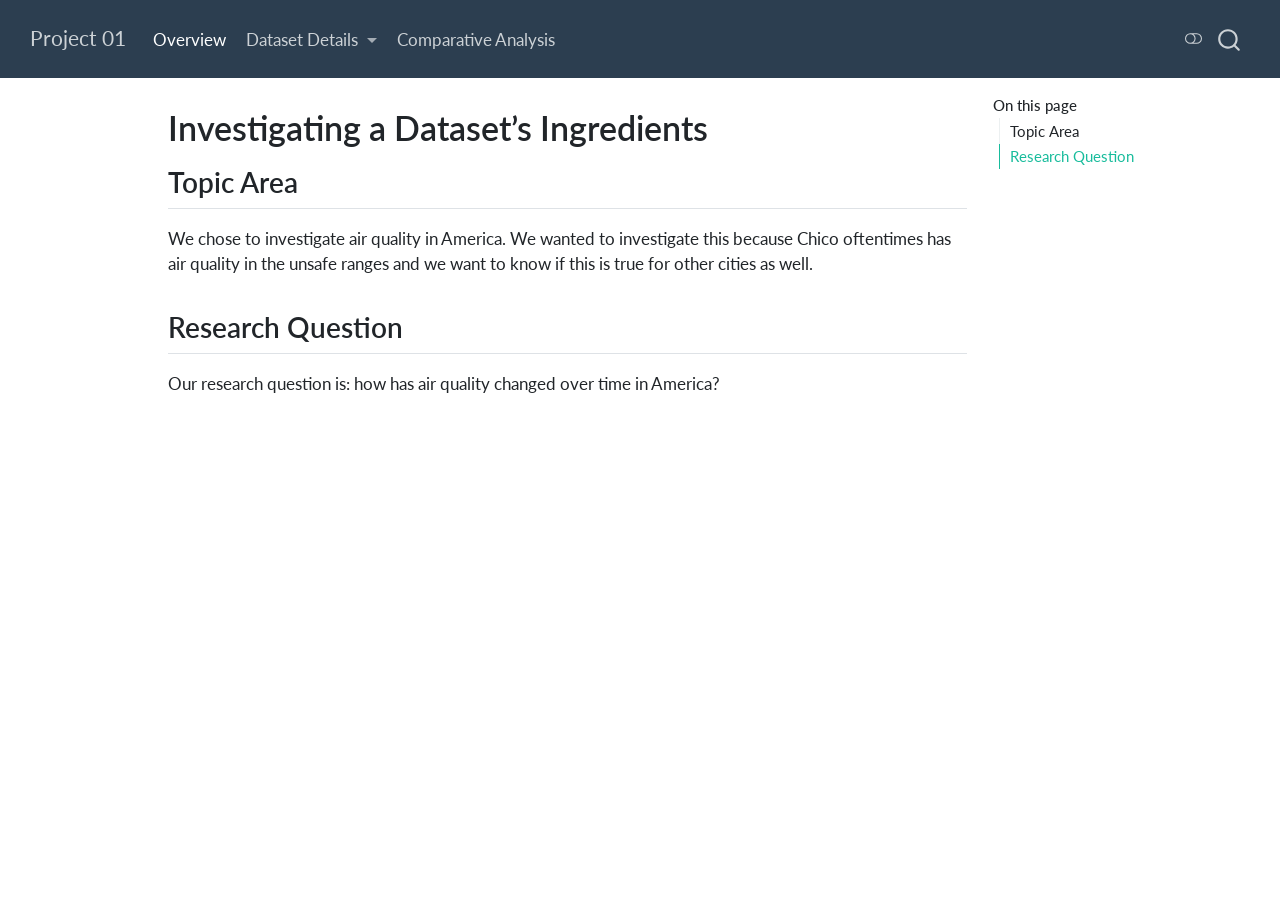
<file: docs/index.html>
<!DOCTYPE html>
<html xmlns="http://www.w3.org/1999/xhtml" lang="en" xml:lang="en"><head>

<meta charset="utf-8">
<meta name="generator" content="quarto-1.10.18">

<meta name="viewport" content="width=device-width, initial-scale=1.0, user-scalable=yes">


<title>Investigating a Dataset’s Ingredients – Project 01</title>
<style>
/* Default styles provided by pandoc.
** See https://pandoc.org/MANUAL.html#variables-for-html for config info.
*/
span.smallcaps{font-variant: small-caps;}
div.columns{display: flex; gap: 1.5em;}
div.column{flex: auto;}
@media screen {
div.columns{gap: min(4vw, 1.5em);}
div.column{overflow-x: auto;}
}
div.hanging-indent{margin-left: 1.5em; text-indent: -1.5em;}
ul.task-list{list-style: none;}
ul.task-list li input[type="checkbox"] {
  width: 0.8em;
  margin: 0 0.8em 0.2em -1em; /* quarto-specific, see https://github.com/quarto-dev/quarto-cli/issues/4556 */ 
  vertical-align: middle;
}
</style>


<script src="site_libs/quarto-nav/quarto-nav.js"></script>
<script src="site_libs/clipboard/clipboard.min.js"></script>
<script src="site_libs/quarto-search/autocomplete.umd.js"></script>
<script src="site_libs/quarto-search/fuse.min.js"></script>
<script src="site_libs/quarto-search/quarto-search.js"></script>
<meta name="quarto:offset" content="./">
<script src="site_libs/quarto-html/quarto.js" type="module"></script>
<script src="site_libs/quarto-html/tabsets/tabsets.js" type="module"></script>
<script src="site_libs/quarto-html/popper.min.js"></script>
<script src="site_libs/quarto-html/tippy.umd.min.js"></script>
<script src="site_libs/quarto-html/anchor.min.js"></script>
<link href="site_libs/quarto-html/tippy.css" rel="stylesheet">
<link href="site_libs/quarto-html/quarto-syntax-highlighting-64a204ab8560d761af7679ceaba22944.css" rel="stylesheet" class="quarto-color-scheme" id="quarto-text-highlighting-styles">
<link href="site_libs/quarto-html/quarto-syntax-highlighting-dark-b85bc7c33db8c58e0ec93c3465666fed.css" rel="stylesheet" class="quarto-color-scheme quarto-color-alternate" id="quarto-text-highlighting-styles">
<link href="site_libs/quarto-html/quarto-syntax-highlighting-64a204ab8560d761af7679ceaba22944.css" rel="stylesheet" class="quarto-color-scheme-extra" id="quarto-text-highlighting-styles">
<script src="site_libs/bootstrap/bootstrap.min.js"></script>
<link href="site_libs/bootstrap/bootstrap-icons.css" rel="stylesheet">
<link href="site_libs/bootstrap/bootstrap-963d6559b62419c1a7f68b67c65f04d4.min.css" rel="stylesheet" append-hash="true" class="quarto-color-scheme" id="quarto-bootstrap" data-mode="light">
<link href="site_libs/bootstrap/bootstrap-dark-393201cbb939a1b826d5c9fa63246b60.min.css" rel="stylesheet" append-hash="true" class="quarto-color-scheme quarto-color-alternate" id="quarto-bootstrap" data-mode="dark">
<link href="site_libs/bootstrap/bootstrap-963d6559b62419c1a7f68b67c65f04d4.min.css" rel="stylesheet" append-hash="true" class="quarto-color-scheme-extra" id="quarto-bootstrap" data-mode="light">
<script id="quarto-search-options" type="application/json">{
  "location": "navbar",
  "copy-button": false,
  "collapse-after": 3,
  "panel-placement": "end",
  "type": "overlay",
  "limit": 50,
  "keyboard-shortcut": [
    "f",
    "/",
    "s"
  ],
  "show-item-context": false,
  "language": {
    "search-no-results-text": "No results",
    "search-matching-documents-text": "matching documents",
    "search-copy-link-title": "Copy link to search",
    "search-hide-matches-text": "Hide additional matches",
    "search-more-match-text": "more match in this document",
    "search-more-matches-text": "more matches in this document",
    "search-clear-button-title": "Clear",
    "search-text-placeholder": "",
    "search-detached-cancel-button-title": "Cancel",
    "search-submit-button-title": "Submit",
    "search-label": "Search"
  }
}</script>


</head>

<body class="nav-fixed quarto-light"><script id="quarto-html-before-body" type="application/javascript">
    const toggleBodyColorMode = (bsSheetEl) => {
      const mode = bsSheetEl.getAttribute("data-mode");
      const bodyEl = window.document.querySelector("body");
      if (mode === "dark") {
        bodyEl.classList.add("quarto-dark");
        bodyEl.classList.remove("quarto-light");
      } else {
        bodyEl.classList.add("quarto-light");
        bodyEl.classList.remove("quarto-dark");
      }
    }
    const toggleBodyColorPrimary = () => {
      const bsSheetEl = window.document.querySelector("link#quarto-bootstrap:not([rel=disabled-stylesheet])");
      if (bsSheetEl) {
        toggleBodyColorMode(bsSheetEl);
      }
    }
    const setColorSchemeToggle = (alternate) => {
      const toggles = window.document.querySelectorAll('.quarto-color-scheme-toggle');
      for (let i=0; i < toggles.length; i++) {
        const toggle = toggles[i];
        if (toggle) {
          if (alternate) {
            toggle.classList.add("alternate");
          } else {
            toggle.classList.remove("alternate");
          }
        }
      }
    };
    const toggleColorMode = (alternate) => {
      // Switch the stylesheets
      const primaryStylesheets = window.document.querySelectorAll('link.quarto-color-scheme:not(.quarto-color-alternate)');
      const alternateStylesheets = window.document.querySelectorAll('link.quarto-color-scheme.quarto-color-alternate');
      manageTransitions('#quarto-margin-sidebar .nav-link', false);
      if (alternate) {
        // note: dark is layered on light, we don't disable primary!
        enableStylesheet(alternateStylesheets);
        for (const sheetNode of alternateStylesheets) {
          if (sheetNode.id === "quarto-bootstrap") {
            toggleBodyColorMode(sheetNode);
          }
        }
      } else {
        disableStylesheet(alternateStylesheets);
        enableStylesheet(primaryStylesheets)
        toggleBodyColorPrimary();
      }
      manageTransitions('#quarto-margin-sidebar .nav-link', true);
      // Switch the toggles
      setColorSchemeToggle(alternate)
      // Hack to workaround the fact that safari doesn't
      // properly recolor the scrollbar when toggling (#1455)
      if (navigator.userAgent.indexOf('Safari') > 0 && navigator.userAgent.indexOf('Chrome') == -1) {
        manageTransitions("body", false);
        window.scrollTo(0, 1);
        setTimeout(() => {
          window.scrollTo(0, 0);
          manageTransitions("body", true);
        }, 40);
      }
    }
    const disableStylesheet = (stylesheets) => {
      for (let i=0; i < stylesheets.length; i++) {
        const stylesheet = stylesheets[i];
        stylesheet.rel = 'disabled-stylesheet';
      }
    }
    const enableStylesheet = (stylesheets) => {
      for (let i=0; i < stylesheets.length; i++) {
        const stylesheet = stylesheets[i];
        if(stylesheet.rel !== 'stylesheet') { // for Chrome, which will still FOUC without this check
          stylesheet.rel = 'stylesheet';
        }
      }
    }
    const manageTransitions = (selector, allowTransitions) => {
      const els = window.document.querySelectorAll(selector);
      for (let i=0; i < els.length; i++) {
        const el = els[i];
        if (allowTransitions) {
          el.classList.remove('notransition');
        } else {
          el.classList.add('notransition');
        }
      }
    }
    const isFileUrl = () => {
      return window.location.protocol === 'file:';
    }
    const hasAlternateSentinel = () => {
      let styleSentinel = getColorSchemeSentinel();
      if (styleSentinel !== null) {
        return styleSentinel === "alternate";
      } else {
        return false;
      }
    }
    const setStyleSentinel = (alternate) => {
      const value = alternate ? "alternate" : "default";
      if (!isFileUrl()) {
        window.localStorage.setItem("quarto-color-scheme", value);
      } else {
        localAlternateSentinel = value;
      }
    }
    const getColorSchemeSentinel = () => {
      if (!isFileUrl()) {
        const storageValue = window.localStorage.getItem("quarto-color-scheme");
        return storageValue != null ? storageValue : localAlternateSentinel;
      } else {
        return localAlternateSentinel;
      }
    }
    const toggleGiscusIfUsed = (isAlternate, darkModeDefault) => {
      const baseTheme = document.querySelector('#giscus-base-theme')?.value ?? 'light';
      const alternateTheme = document.querySelector('#giscus-alt-theme')?.value ?? 'dark';
      let newTheme = '';
      if(authorPrefersDark) {
        newTheme = isAlternate ? baseTheme : alternateTheme;
      } else {
        newTheme = isAlternate ? alternateTheme : baseTheme;
      }
      const changeGiscusTheme = () => {
        // From: https://github.com/giscus/giscus/issues/336
        const sendMessage = (message) => {
          const iframe = document.querySelector('iframe.giscus-frame');
          if (!iframe) return;
          iframe.contentWindow.postMessage({ giscus: message }, 'https://giscus.app');
        }
        sendMessage({
          setConfig: {
            theme: newTheme
          }
        });
      }
      const isGiscussLoaded = window.document.querySelector('iframe.giscus-frame') !== null;
      if (isGiscussLoaded) {
        changeGiscusTheme();
      }
    };
    const authorPrefersDark = false;
    const darkModeDefault = authorPrefersDark;
      document.querySelector('link#quarto-text-highlighting-styles.quarto-color-scheme-extra').rel = 'disabled-stylesheet';
      document.querySelector('link#quarto-bootstrap.quarto-color-scheme-extra').rel = 'disabled-stylesheet';
    let localAlternateSentinel = darkModeDefault ? 'alternate' : 'default';
    // Dark / light mode switch
    window.quartoToggleColorScheme = () => {
      // Read the current dark / light value
      let toAlternate = !hasAlternateSentinel();
      toggleColorMode(toAlternate);
      setStyleSentinel(toAlternate);
      toggleGiscusIfUsed(toAlternate, darkModeDefault);
      window.dispatchEvent(new Event('resize'));
    };
    // Switch to dark mode if need be
    if (hasAlternateSentinel()) {
      toggleColorMode(true);
    } else {
      toggleColorMode(false);
    }
  </script>

<div id="quarto-search-results"></div>
  <header id="quarto-header" class="headroom fixed-top">
    <nav class="navbar navbar-expand-lg " data-bs-theme="dark">
      <div class="navbar-container container-fluid">
      <div class="navbar-brand-container mx-auto">
    <a class="navbar-brand" href="./index.html">
    <span class="navbar-title">Project 01</span>
    </a>
  </div>
            <div id="quarto-search" class="" title="Search"></div>
          <button class="navbar-toggler" type="button" data-bs-toggle="collapse" data-bs-target="#navbarCollapse" aria-controls="navbarCollapse" role="menu" aria-expanded="false" aria-label="Toggle navigation" onclick="if (window.quartoToggleHeadroom) { window.quartoToggleHeadroom(); }">
  <span class="navbar-toggler-icon"></span>
</button>
          <div class="collapse navbar-collapse" id="navbarCollapse">
            <ul class="navbar-nav navbar-nav-scroll me-auto">
  <li class="nav-item">
    <a class="nav-link active" href="./index.html" aria-current="page"> 
<span class="menu-text">Overview</span></a>
  </li>  
  <li class="nav-item dropdown ">
    <a class="nav-link dropdown-toggle" href="#" id="nav-menu-dataset-details" role="link" data-bs-toggle="dropdown" aria-expanded="false">
 <span class="menu-text">Dataset Details</span>
    </a>
    <ul class="dropdown-menu" aria-labelledby="nav-menu-dataset-details">    
        <li>
    <a class="dropdown-item" href="./alexander_stevens.html">
 <span class="dropdown-text">Alexander Stevens</span></a>
  </li>  
        <li>
    <a class="dropdown-item" href="./robert_williams.html">
 <span class="dropdown-text">Robert Williams</span></a>
  </li>  
    </ul>
  </li>
  <li class="nav-item">
    <a class="nav-link" href="./analysis.html"> 
<span class="menu-text">Comparative Analysis</span></a>
  </li>  
</ul>
          </div> <!-- /navcollapse -->
            <div class="quarto-navbar-tools">
  <a href="" class="quarto-color-scheme-toggle quarto-navigation-tool  px-1" onclick="window.quartoToggleColorScheme(); return false;" title="Toggle dark mode"><i class="bi"></i></a>
</div>
      </div> <!-- /container-fluid -->
    </nav>
</header>
<!-- content -->
<div id="quarto-content" class="quarto-container page-columns page-rows-contents page-layout-article page-navbar">
<!-- sidebar -->
<!-- margin-sidebar -->
    <div id="quarto-margin-sidebar" class="sidebar margin-sidebar">
        <nav id="TOC" role="doc-toc" class="toc-active">
    <h2 id="toc-title">On this page</h2>
   
  <ul>
  <li><a href="#topic-area" id="toc-topic-area" class="nav-link active" data-scroll-target="#topic-area">Topic Area</a></li>
  <li><a href="#research-question" id="toc-research-question" class="nav-link" data-scroll-target="#research-question">Research Question</a></li>
  </ul>
</nav>
    </div>
<!-- main -->
<main class="content" id="quarto-document-content">


<header id="title-block-header" class="quarto-title-block default">
<div class="quarto-title">
<h1 class="title">Investigating a Dataset’s Ingredients</h1>
</div>



<div class="quarto-title-meta">

    
  
    
  </div>
  


</header>


<section id="topic-area" class="level2">
<h2 class="anchored" data-anchor-id="topic-area">Topic Area</h2>
<p>We chose to investigate air quality in America. We wanted to investigate this because Chico oftentimes has air quality in the unsafe ranges and we want to know if this is true for other cities as well.</p>
</section>
<section id="research-question" class="level2">
<h2 class="anchored" data-anchor-id="research-question">Research Question</h2>
<p>Our research question is: how has air quality changed over time in America?</p>


</section>

</main> <!-- /main -->
<script id="quarto-html-after-body" type="application/javascript">
  window.document.addEventListener("DOMContentLoaded", function (event) {
    // Ensure there is a toggle, if there isn't float one in the top right
    if (window.document.querySelector('.quarto-color-scheme-toggle') === null) {
      const a = window.document.createElement('a');
      a.classList.add('top-right');
      a.classList.add('quarto-color-scheme-toggle');
      a.href = "";
      a.onclick = function() { try { window.quartoToggleColorScheme(); } catch {} return false; };
      const i = window.document.createElement("i");
      i.classList.add('bi');
      a.appendChild(i);
      window.document.body.appendChild(a);
    }
    setColorSchemeToggle(hasAlternateSentinel())
    const icon = "";
    const anchorJS = new window.AnchorJS();
    anchorJS.options = {
      placement: 'right',
      icon: icon
    };
    anchorJS.add('.anchored');
    const isCodeAnnotation = (el) => {
      for (const clz of el.classList) {
        if (clz.startsWith('code-annotation-')) {                     
          return true;
        }
      }
      return false;
    }
    const onCopySuccess = function(e) {
      // button target
      const button = e.trigger;
      // don't keep focus
      button.blur();
      // flash "checked"
      button.classList.add('code-copy-button-checked');
      var currentTitle = button.getAttribute("title");
      button.setAttribute("title", "Copied!");
      let tooltip;
      if (window.bootstrap) {
        button.setAttribute("data-bs-toggle", "tooltip");
        button.setAttribute("data-bs-placement", "left");
        button.setAttribute("data-bs-title", "Copied!");
        tooltip = new bootstrap.Tooltip(button, 
          { trigger: "manual", 
            customClass: "code-copy-button-tooltip",
            offset: [0, -8]});
        tooltip.show();    
      }
      setTimeout(function() {
        if (tooltip) {
          tooltip.hide();
          button.removeAttribute("data-bs-title");
          button.removeAttribute("data-bs-toggle");
          button.removeAttribute("data-bs-placement");
        }
        button.setAttribute("title", currentTitle);
        button.classList.remove('code-copy-button-checked');
      }, 1000);
      // clear code selection
      e.clearSelection();
    }
    const getTextToCopy = function(trigger) {
      const outerScaffold = trigger.parentElement.cloneNode(true);
      const codeEl = outerScaffold.querySelector('code');
      for (const childEl of codeEl.children) {
        if (isCodeAnnotation(childEl)) {
          childEl.remove();
        }
      }
      return codeEl.innerText;
    }
    const clipboard = new window.ClipboardJS('.code-copy-button:not([data-in-quarto-modal])', {
      text: getTextToCopy
    });
    clipboard.on('success', onCopySuccess);
    if (window.document.getElementById('quarto-embedded-source-code-modal')) {
      const clipboardModal = new window.ClipboardJS('.code-copy-button[data-in-quarto-modal]', {
        text: getTextToCopy,
        container: window.document.getElementById('quarto-embedded-source-code-modal')
      });
      clipboardModal.on('success', onCopySuccess);
    }
      var localhostRegex = new RegExp(/^(?:http|https):\/\/localhost\:?[0-9]*\//);
      var mailtoRegex = new RegExp(/^mailto:/);
        var filterRegex = new RegExp('/' + window.location.host + '/');
      var isInternal = (href) => {
          return filterRegex.test(href) || localhostRegex.test(href) || mailtoRegex.test(href);
      }
      // Inspect non-navigation links and adorn them if external
     var links = window.document.querySelectorAll('a[href]:not(.nav-link):not(.navbar-brand):not(.toc-action):not(.sidebar-link):not(.sidebar-item-toggle):not(.pagination-link):not(.no-external):not([aria-hidden]):not(.dropdown-item):not(.quarto-navigation-tool):not(.about-link)');
      for (var i=0; i<links.length; i++) {
        const link = links[i];
        if (!isInternal(link.href)) {
          // undo the damage that might have been done by quarto-nav.js in the case of
          // links that we want to consider external
          if (link.dataset.originalHref !== undefined) {
            link.href = link.dataset.originalHref;
          }
        }
      }
    function tippyHover(el, contentFn, onTriggerFn, onUntriggerFn) {
      const config = {
        allowHTML: true,
        maxWidth: 500,
        delay: 100,
        arrow: false,
        appendTo: function(el) {
            return el.parentElement;
        },
        interactive: true,
        interactiveBorder: 10,
        theme: 'quarto',
        placement: 'bottom-start',
      };
      if (contentFn) {
        config.content = contentFn;
      }
      if (onTriggerFn) {
        config.onTrigger = onTriggerFn;
      }
      if (onUntriggerFn) {
        config.onUntrigger = onUntriggerFn;
      }
      window.tippy(el, config); 
    }
    const noterefs = window.document.querySelectorAll('a[role="doc-noteref"]');
    for (var i=0; i<noterefs.length; i++) {
      const ref = noterefs[i];
      tippyHover(ref, function() {
        // use id or data attribute instead here
        let href = ref.getAttribute('data-footnote-href') || ref.getAttribute('href');
        try { href = new URL(href).hash; } catch {}
        const id = href.replace(/^#\/?/, "");
        const note = window.document.getElementById(id);
        if (note) {
          return note.innerHTML;
        } else {
          return "";
        }
      });
    }
    const xrefs = window.document.querySelectorAll('a.quarto-xref');
    const processXRef = (id, note) => {
      // Strip column container classes
      const stripColumnClz = (el) => {
        el.classList.remove("page-full", "page-columns");
        if (el.children) {
          for (const child of el.children) {
            stripColumnClz(child);
          }
        }
      }
      stripColumnClz(note)
      if (id === null || id.startsWith('sec-')) {
        // Special case sections, only their first couple elements
        const container = document.createElement("div");
        if (note.children && note.children.length > 2) {
          container.appendChild(note.children[0].cloneNode(true));
          for (let i = 1; i < note.children.length; i++) {
            const child = note.children[i];
            if (child.tagName === "P" && child.innerText === "") {
              continue;
            } else {
              container.appendChild(child.cloneNode(true));
              break;
            }
          }
          if (window.Quarto?.typesetMath) {
            window.Quarto.typesetMath(container);
          }
          return container.innerHTML
        } else {
          if (window.Quarto?.typesetMath) {
            window.Quarto.typesetMath(note);
          }
          return note.innerHTML;
        }
      } else {
        // Remove any anchor links if they are present
        const anchorLink = note.querySelector('a.anchorjs-link');
        if (anchorLink) {
          anchorLink.remove();
        }
        if (window.Quarto?.typesetMath) {
          window.Quarto.typesetMath(note);
        }
        if (note.classList.contains("callout")) {
          return note.outerHTML;
        } else {
          return note.innerHTML;
        }
      }
    }
    for (var i=0; i<xrefs.length; i++) {
      const xref = xrefs[i];
      tippyHover(xref, undefined, function(instance) {
        instance.disable();
        let url = xref.getAttribute('href');
        let hash = undefined; 
        if (url.startsWith('#')) {
          hash = url;
        } else {
          try { hash = new URL(url).hash; } catch {}
        }
        if (hash) {
          const id = hash.replace(/^#\/?/, "");
          const note = window.document.getElementById(id);
          if (note !== null) {
            try {
              const html = processXRef(id, note.cloneNode(true));
              instance.setContent(html);
            } finally {
              instance.enable();
              instance.show();
            }
          } else {
            // See if we can fetch this
            fetch(url.split('#')[0])
            .then(res => res.text())
            .then(html => {
              const parser = new DOMParser();
              const htmlDoc = parser.parseFromString(html, "text/html");
              const note = htmlDoc.getElementById(id);
              if (note !== null) {
                const html = processXRef(id, note);
                instance.setContent(html);
              } 
            }).finally(() => {
              instance.enable();
              instance.show();
            });
          }
        } else {
          // See if we can fetch a full url (with no hash to target)
          // This is a special case and we should probably do some content thinning / targeting
          fetch(url)
          .then(res => res.text())
          .then(html => {
            const parser = new DOMParser();
            const htmlDoc = parser.parseFromString(html, "text/html");
            const note = htmlDoc.querySelector('main.content');
            if (note !== null) {
              // This should only happen for chapter cross references
              // (since there is no id in the URL)
              // remove the first header
              if (note.children.length > 0 && note.children[0].tagName === "HEADER") {
                note.children[0].remove();
              }
              const html = processXRef(null, note);
              instance.setContent(html);
            } 
          }).finally(() => {
            instance.enable();
            instance.show();
          });
        }
      }, function(instance) {
      });
    }
        let selectedAnnoteEl;
        const selectorForAnnotation = ( cell, annotation) => {
          let cellAttr = 'data-code-cell="' + cell + '"';
          let lineAttr = 'data-code-annotation="' +  annotation + '"';
          const selector = 'span[' + cellAttr + '][' + lineAttr + ']';
          return selector;
        }
        const selectCodeLines = (annoteEl) => {
          const doc = window.document;
          const targetCell = annoteEl.getAttribute("data-target-cell");
          const targetAnnotation = annoteEl.getAttribute("data-target-annotation");
          const annoteSpan = window.document.querySelector(selectorForAnnotation(targetCell, targetAnnotation));
          const lines = annoteSpan.getAttribute("data-code-lines").split(",");
          const lineIds = lines.map((line) => {
            return targetCell + "-" + line;
          })
          let top = null;
          let height = null;
          let parent = null;
          if (lineIds.length > 0) {
              //compute the position of the single el (top and bottom and make a div)
              const el = window.document.getElementById(lineIds[0]);
              top = el.offsetTop;
              height = el.offsetHeight;
              parent = el.parentElement.parentElement;
            if (lineIds.length > 1) {
              const lastEl = window.document.getElementById(lineIds[lineIds.length - 1]);
              const bottom = lastEl.offsetTop + lastEl.offsetHeight;
              height = bottom - top;
            }
            if (top !== null && height !== null && parent !== null) {
              // cook up a div (if necessary) and position it 
              let div = window.document.getElementById("code-annotation-line-highlight");
              if (div === null) {
                div = window.document.createElement("div");
                div.setAttribute("id", "code-annotation-line-highlight");
                div.style.position = 'absolute';
                parent.appendChild(div);
              }
              div.style.top = top - 2 + "px";
              div.style.height = height + 4 + "px";
              div.style.left = 0;
              let gutterDiv = window.document.getElementById("code-annotation-line-highlight-gutter");
              if (gutterDiv === null) {
                gutterDiv = window.document.createElement("div");
                gutterDiv.setAttribute("id", "code-annotation-line-highlight-gutter");
                gutterDiv.style.position = 'absolute';
                const codeCell = window.document.getElementById(targetCell);
                const gutter = codeCell.querySelector('.code-annotation-gutter');
                gutter.appendChild(gutterDiv);
              }
              gutterDiv.style.top = top - 2 + "px";
              gutterDiv.style.height = height + 4 + "px";
            }
            selectedAnnoteEl = annoteEl;
          }
        };
        const unselectCodeLines = () => {
          const elementsIds = ["code-annotation-line-highlight", "code-annotation-line-highlight-gutter"];
          elementsIds.forEach((elId) => {
            const div = window.document.getElementById(elId);
            if (div) {
              div.remove();
            }
          });
          selectedAnnoteEl = undefined;
        };
          // Handle positioning of the toggle
      window.addEventListener(
        "resize",
        throttle(() => {
          elRect = undefined;
          if (selectedAnnoteEl) {
            selectCodeLines(selectedAnnoteEl);
          }
        }, 10)
      );
      function throttle(fn, ms) {
      let throttle = false;
      let timer;
        return (...args) => {
          if(!throttle) { // first call gets through
              fn.apply(this, args);
              throttle = true;
          } else { // all the others get throttled
              if(timer) clearTimeout(timer); // cancel #2
              timer = setTimeout(() => {
                fn.apply(this, args);
                timer = throttle = false;
              }, ms);
          }
        };
      }
        // Attach click handler to the DT
        const annoteDls = window.document.querySelectorAll('dt[data-target-cell]');
        for (const annoteDlNode of annoteDls) {
          annoteDlNode.addEventListener('click', (event) => {
            const clickedEl = event.target;
            if (clickedEl !== selectedAnnoteEl) {
              unselectCodeLines();
              const activeEl = window.document.querySelector('dt[data-target-cell].code-annotation-active');
              if (activeEl) {
                activeEl.classList.remove('code-annotation-active');
              }
              selectCodeLines(clickedEl);
              clickedEl.classList.add('code-annotation-active');
            } else {
              // Unselect the line
              unselectCodeLines();
              clickedEl.classList.remove('code-annotation-active');
            }
          });
        }
    const findCites = (el) => {
      const parentEl = el.parentElement;
      if (parentEl) {
        const cites = parentEl.dataset.cites;
        if (cites) {
          return {
            el,
            cites: cites.split(' ')
          };
        } else {
          return findCites(el.parentElement)
        }
      } else {
        return undefined;
      }
    };
    var bibliorefs = window.document.querySelectorAll('a[role="doc-biblioref"]');
    for (var i=0; i<bibliorefs.length; i++) {
      const ref = bibliorefs[i];
      const citeInfo = findCites(ref);
      if (citeInfo) {
        tippyHover(citeInfo.el, function() {
          var popup = window.document.createElement('div');
          citeInfo.cites.forEach(function(cite) {
            var citeDiv = window.document.createElement('div');
            citeDiv.classList.add('hanging-indent');
            citeDiv.classList.add('csl-entry');
            var biblioDiv = window.document.getElementById('ref-' + cite);
            if (biblioDiv) {
              citeDiv.innerHTML = biblioDiv.innerHTML;
            }
            popup.appendChild(citeDiv);
          });
          return popup.innerHTML;
        });
      }
    }
  });
  </script>
</div> <!-- /content -->




</body></html>
</file>
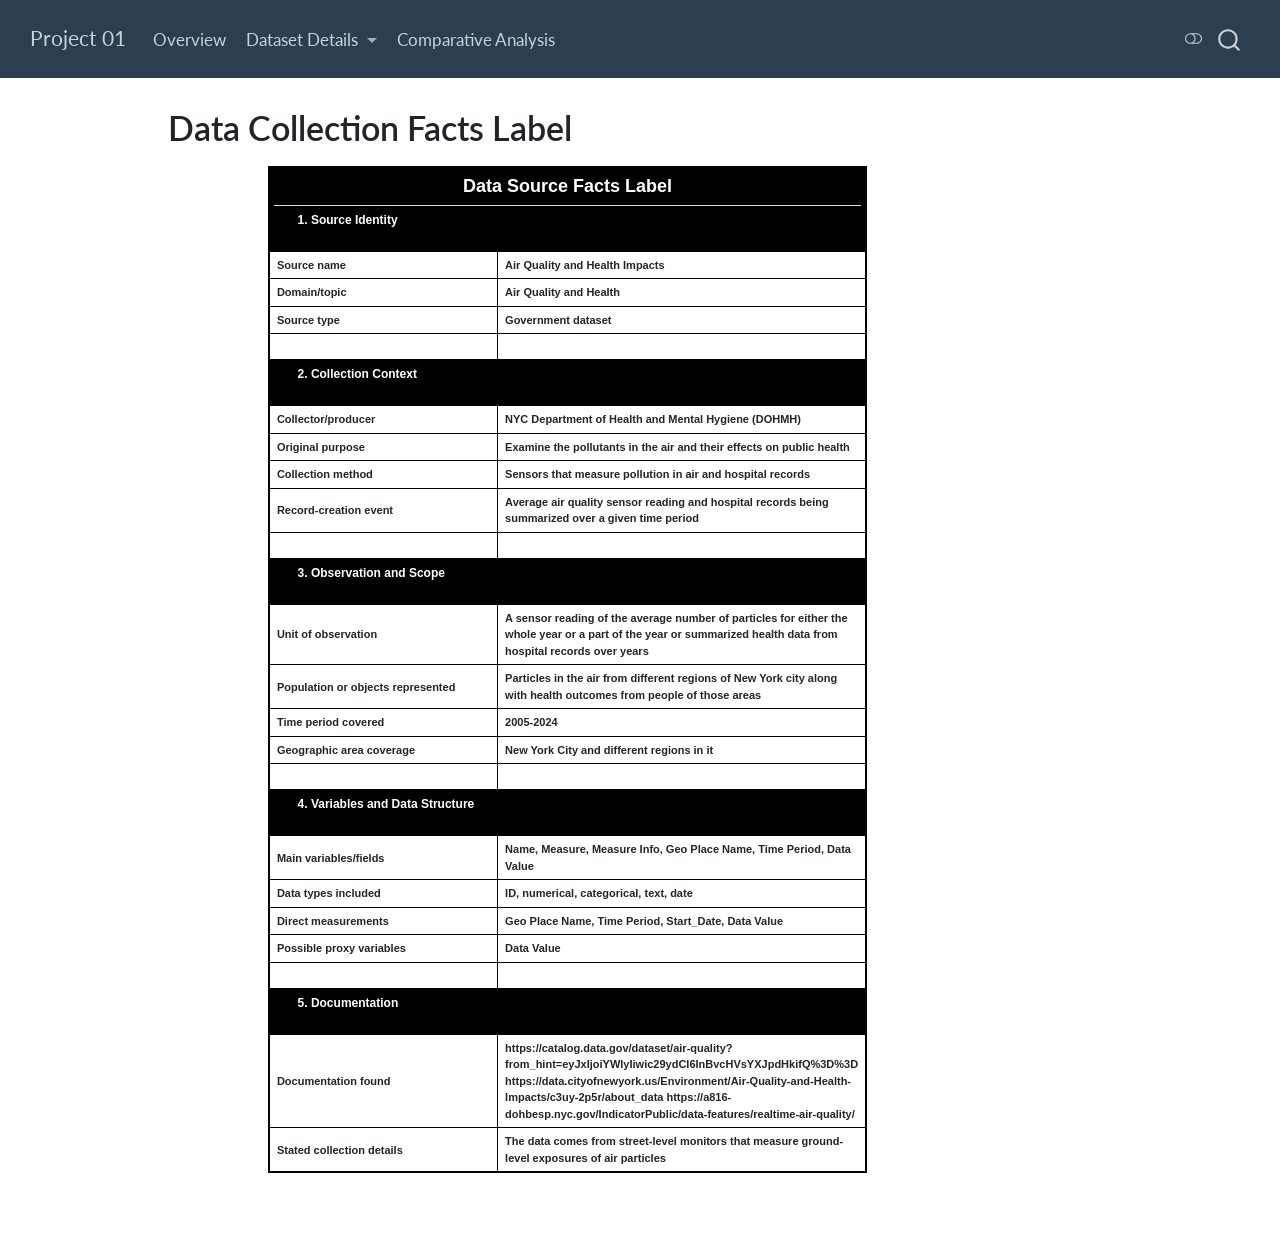
<file: docs/alexander_stevens.html>
<!DOCTYPE html>
<html xmlns="http://www.w3.org/1999/xhtml" lang="en" xml:lang="en"><head>

<meta charset="utf-8">
<meta name="generator" content="quarto-1.10.18">

<meta name="viewport" content="width=device-width, initial-scale=1.0, user-scalable=yes">


<title>Data Collection Facts Label – Project 01</title>
<style>
/* Default styles provided by pandoc.
** See https://pandoc.org/MANUAL.html#variables-for-html for config info.
*/
span.smallcaps{font-variant: small-caps;}
div.columns{display: flex; gap: 1.5em;}
div.column{flex: auto;}
@media screen {
div.columns{gap: min(4vw, 1.5em);}
div.column{overflow-x: auto;}
}
div.hanging-indent{margin-left: 1.5em; text-indent: -1.5em;}
ul.task-list{list-style: none;}
ul.task-list li input[type="checkbox"] {
  width: 0.8em;
  margin: 0 0.8em 0.2em -1em; /* quarto-specific, see https://github.com/quarto-dev/quarto-cli/issues/4556 */ 
  vertical-align: middle;
}
</style>


<script src="site_libs/quarto-nav/quarto-nav.js"></script>
<script src="site_libs/clipboard/clipboard.min.js"></script>
<script src="site_libs/quarto-search/autocomplete.umd.js"></script>
<script src="site_libs/quarto-search/fuse.min.js"></script>
<script src="site_libs/quarto-search/quarto-search.js"></script>
<meta name="quarto:offset" content="./">
<script src="site_libs/quarto-html/quarto.js" type="module"></script>
<script src="site_libs/quarto-html/tabsets/tabsets.js" type="module"></script>
<script src="site_libs/quarto-html/popper.min.js"></script>
<script src="site_libs/quarto-html/tippy.umd.min.js"></script>
<script src="site_libs/quarto-html/anchor.min.js"></script>
<link href="site_libs/quarto-html/tippy.css" rel="stylesheet">
<link href="site_libs/quarto-html/quarto-syntax-highlighting-64a204ab8560d761af7679ceaba22944.css" rel="stylesheet" class="quarto-color-scheme" id="quarto-text-highlighting-styles">
<link href="site_libs/quarto-html/quarto-syntax-highlighting-dark-b85bc7c33db8c58e0ec93c3465666fed.css" rel="stylesheet" class="quarto-color-scheme quarto-color-alternate" id="quarto-text-highlighting-styles">
<link href="site_libs/quarto-html/quarto-syntax-highlighting-64a204ab8560d761af7679ceaba22944.css" rel="stylesheet" class="quarto-color-scheme-extra" id="quarto-text-highlighting-styles">
<script src="site_libs/bootstrap/bootstrap.min.js"></script>
<link href="site_libs/bootstrap/bootstrap-icons.css" rel="stylesheet">
<link href="site_libs/bootstrap/bootstrap-963d6559b62419c1a7f68b67c65f04d4.min.css" rel="stylesheet" append-hash="true" class="quarto-color-scheme" id="quarto-bootstrap" data-mode="light">
<link href="site_libs/bootstrap/bootstrap-dark-393201cbb939a1b826d5c9fa63246b60.min.css" rel="stylesheet" append-hash="true" class="quarto-color-scheme quarto-color-alternate" id="quarto-bootstrap" data-mode="dark">
<link href="site_libs/bootstrap/bootstrap-963d6559b62419c1a7f68b67c65f04d4.min.css" rel="stylesheet" append-hash="true" class="quarto-color-scheme-extra" id="quarto-bootstrap" data-mode="light">
<script id="quarto-search-options" type="application/json">{
  "location": "navbar",
  "copy-button": false,
  "collapse-after": 3,
  "panel-placement": "end",
  "type": "overlay",
  "limit": 50,
  "keyboard-shortcut": [
    "f",
    "/",
    "s"
  ],
  "show-item-context": false,
  "language": {
    "search-no-results-text": "No results",
    "search-matching-documents-text": "matching documents",
    "search-copy-link-title": "Copy link to search",
    "search-hide-matches-text": "Hide additional matches",
    "search-more-match-text": "more match in this document",
    "search-more-matches-text": "more matches in this document",
    "search-clear-button-title": "Clear",
    "search-text-placeholder": "",
    "search-detached-cancel-button-title": "Cancel",
    "search-submit-button-title": "Submit",
    "search-label": "Search"
  }
}</script>


</head>

<body class="nav-fixed quarto-light"><script id="quarto-html-before-body" type="application/javascript">
    const toggleBodyColorMode = (bsSheetEl) => {
      const mode = bsSheetEl.getAttribute("data-mode");
      const bodyEl = window.document.querySelector("body");
      if (mode === "dark") {
        bodyEl.classList.add("quarto-dark");
        bodyEl.classList.remove("quarto-light");
      } else {
        bodyEl.classList.add("quarto-light");
        bodyEl.classList.remove("quarto-dark");
      }
    }
    const toggleBodyColorPrimary = () => {
      const bsSheetEl = window.document.querySelector("link#quarto-bootstrap:not([rel=disabled-stylesheet])");
      if (bsSheetEl) {
        toggleBodyColorMode(bsSheetEl);
      }
    }
    const setColorSchemeToggle = (alternate) => {
      const toggles = window.document.querySelectorAll('.quarto-color-scheme-toggle');
      for (let i=0; i < toggles.length; i++) {
        const toggle = toggles[i];
        if (toggle) {
          if (alternate) {
            toggle.classList.add("alternate");
          } else {
            toggle.classList.remove("alternate");
          }
        }
      }
    };
    const toggleColorMode = (alternate) => {
      // Switch the stylesheets
      const primaryStylesheets = window.document.querySelectorAll('link.quarto-color-scheme:not(.quarto-color-alternate)');
      const alternateStylesheets = window.document.querySelectorAll('link.quarto-color-scheme.quarto-color-alternate');
      manageTransitions('#quarto-margin-sidebar .nav-link', false);
      if (alternate) {
        // note: dark is layered on light, we don't disable primary!
        enableStylesheet(alternateStylesheets);
        for (const sheetNode of alternateStylesheets) {
          if (sheetNode.id === "quarto-bootstrap") {
            toggleBodyColorMode(sheetNode);
          }
        }
      } else {
        disableStylesheet(alternateStylesheets);
        enableStylesheet(primaryStylesheets)
        toggleBodyColorPrimary();
      }
      manageTransitions('#quarto-margin-sidebar .nav-link', true);
      // Switch the toggles
      setColorSchemeToggle(alternate)
      // Hack to workaround the fact that safari doesn't
      // properly recolor the scrollbar when toggling (#1455)
      if (navigator.userAgent.indexOf('Safari') > 0 && navigator.userAgent.indexOf('Chrome') == -1) {
        manageTransitions("body", false);
        window.scrollTo(0, 1);
        setTimeout(() => {
          window.scrollTo(0, 0);
          manageTransitions("body", true);
        }, 40);
      }
    }
    const disableStylesheet = (stylesheets) => {
      for (let i=0; i < stylesheets.length; i++) {
        const stylesheet = stylesheets[i];
        stylesheet.rel = 'disabled-stylesheet';
      }
    }
    const enableStylesheet = (stylesheets) => {
      for (let i=0; i < stylesheets.length; i++) {
        const stylesheet = stylesheets[i];
        if(stylesheet.rel !== 'stylesheet') { // for Chrome, which will still FOUC without this check
          stylesheet.rel = 'stylesheet';
        }
      }
    }
    const manageTransitions = (selector, allowTransitions) => {
      const els = window.document.querySelectorAll(selector);
      for (let i=0; i < els.length; i++) {
        const el = els[i];
        if (allowTransitions) {
          el.classList.remove('notransition');
        } else {
          el.classList.add('notransition');
        }
      }
    }
    const isFileUrl = () => {
      return window.location.protocol === 'file:';
    }
    const hasAlternateSentinel = () => {
      let styleSentinel = getColorSchemeSentinel();
      if (styleSentinel !== null) {
        return styleSentinel === "alternate";
      } else {
        return false;
      }
    }
    const setStyleSentinel = (alternate) => {
      const value = alternate ? "alternate" : "default";
      if (!isFileUrl()) {
        window.localStorage.setItem("quarto-color-scheme", value);
      } else {
        localAlternateSentinel = value;
      }
    }
    const getColorSchemeSentinel = () => {
      if (!isFileUrl()) {
        const storageValue = window.localStorage.getItem("quarto-color-scheme");
        return storageValue != null ? storageValue : localAlternateSentinel;
      } else {
        return localAlternateSentinel;
      }
    }
    const toggleGiscusIfUsed = (isAlternate, darkModeDefault) => {
      const baseTheme = document.querySelector('#giscus-base-theme')?.value ?? 'light';
      const alternateTheme = document.querySelector('#giscus-alt-theme')?.value ?? 'dark';
      let newTheme = '';
      if(authorPrefersDark) {
        newTheme = isAlternate ? baseTheme : alternateTheme;
      } else {
        newTheme = isAlternate ? alternateTheme : baseTheme;
      }
      const changeGiscusTheme = () => {
        // From: https://github.com/giscus/giscus/issues/336
        const sendMessage = (message) => {
          const iframe = document.querySelector('iframe.giscus-frame');
          if (!iframe) return;
          iframe.contentWindow.postMessage({ giscus: message }, 'https://giscus.app');
        }
        sendMessage({
          setConfig: {
            theme: newTheme
          }
        });
      }
      const isGiscussLoaded = window.document.querySelector('iframe.giscus-frame') !== null;
      if (isGiscussLoaded) {
        changeGiscusTheme();
      }
    };
    const authorPrefersDark = false;
    const darkModeDefault = authorPrefersDark;
      document.querySelector('link#quarto-text-highlighting-styles.quarto-color-scheme-extra').rel = 'disabled-stylesheet';
      document.querySelector('link#quarto-bootstrap.quarto-color-scheme-extra').rel = 'disabled-stylesheet';
    let localAlternateSentinel = darkModeDefault ? 'alternate' : 'default';
    // Dark / light mode switch
    window.quartoToggleColorScheme = () => {
      // Read the current dark / light value
      let toAlternate = !hasAlternateSentinel();
      toggleColorMode(toAlternate);
      setStyleSentinel(toAlternate);
      toggleGiscusIfUsed(toAlternate, darkModeDefault);
      window.dispatchEvent(new Event('resize'));
    };
    // Switch to dark mode if need be
    if (hasAlternateSentinel()) {
      toggleColorMode(true);
    } else {
      toggleColorMode(false);
    }
  </script>

<div id="quarto-search-results"></div>
  <header id="quarto-header" class="headroom fixed-top">
    <nav class="navbar navbar-expand-lg " data-bs-theme="dark">
      <div class="navbar-container container-fluid">
      <div class="navbar-brand-container mx-auto">
    <a class="navbar-brand" href="./index.html">
    <span class="navbar-title">Project 01</span>
    </a>
  </div>
            <div id="quarto-search" class="" title="Search"></div>
          <button class="navbar-toggler" type="button" data-bs-toggle="collapse" data-bs-target="#navbarCollapse" aria-controls="navbarCollapse" role="menu" aria-expanded="false" aria-label="Toggle navigation" onclick="if (window.quartoToggleHeadroom) { window.quartoToggleHeadroom(); }">
  <span class="navbar-toggler-icon"></span>
</button>
          <div class="collapse navbar-collapse" id="navbarCollapse">
            <ul class="navbar-nav navbar-nav-scroll me-auto">
  <li class="nav-item">
    <a class="nav-link" href="./index.html"> 
<span class="menu-text">Overview</span></a>
  </li>  
  <li class="nav-item dropdown ">
    <a class="nav-link dropdown-toggle" href="#" id="nav-menu-dataset-details" role="link" data-bs-toggle="dropdown" aria-expanded="false">
 <span class="menu-text">Dataset Details</span>
    </a>
    <ul class="dropdown-menu" aria-labelledby="nav-menu-dataset-details">    
        <li>
    <a class="dropdown-item" href="./alexander_stevens.html">
 <span class="dropdown-text">Alexander Stevens</span></a>
  </li>  
        <li>
    <a class="dropdown-item" href="./robert_williams.html">
 <span class="dropdown-text">Robert Williams</span></a>
  </li>  
    </ul>
  </li>
  <li class="nav-item">
    <a class="nav-link" href="./analysis.html"> 
<span class="menu-text">Comparative Analysis</span></a>
  </li>  
</ul>
          </div> <!-- /navcollapse -->
            <div class="quarto-navbar-tools">
  <a href="" class="quarto-color-scheme-toggle quarto-navigation-tool  px-1" onclick="window.quartoToggleColorScheme(); return false;" title="Toggle dark mode"><i class="bi"></i></a>
</div>
      </div> <!-- /container-fluid -->
    </nav>
</header>
<!-- content -->
<div id="quarto-content" class="quarto-container page-columns page-rows-contents page-layout-article page-navbar">
<!-- sidebar -->
<!-- margin-sidebar -->
    <div id="quarto-margin-sidebar" class="sidebar margin-sidebar zindex-bottom">
        
    </div>
<!-- main -->
<main class="content" id="quarto-document-content">


<header id="title-block-header" class="quarto-title-block default">
<div class="quarto-title">
<h1 class="title">Data Collection Facts Label</h1>
</div>



<div class="quarto-title-meta">

    
  
    
  </div>
  


</header>


<style>
table.nutrition-label {
  width: 75%;
  border-collapse: collapse;
  border: 2px solid black;
  font-family: Arial, Helvetica, sans-serif;
  font-size: 12px;
  margin-left: auto;
  margin-right: auto;
}

table.nutrition-label th,
table.nutrition-label td {
  border: 1px solid black;
  padding: 5px 7px;
}

table.nutrition-label thead tr:nth-child(2) {
  display: none;
}
</style>
<table class="nutrition-label">
<thead>
<tr>
<th style="border-bottom:hidden;padding-bottom:0; padding-left:3px;padding-right:3px;text-align: center; font-weight: bold; color: white !important;padding-right: 4px; padding-left: 4px; background-color: black !important;font-size: 18px;" colspan="2">
<div style="border-bottom: 1px solid #ddd; padding-bottom: 5px; ">
Data Source Facts Label
</div>
</th>
</tr>
<tr>
<th style="text-align:left;">
</th>
<th style="text-align:left;">
</th>
</tr>
</thead>
<tbody>
<tr>
<td style="text-align:left;font-weight: bold;color: white !important;background-color: black !important;font-size: 12px;width: 50%; ">
<ol type="1">
<li>Source Identity
</li></ol></td>
<td style="text-align:left;font-weight: bold;color: white !important;background-color: black !important;font-size: 12px;width: 50%; ">
</td>
</tr>
<tr>
<td style="text-align:left;font-weight: bold;font-size: 11px;width: 50%; ">
Source name
</td>
<td style="text-align:left;font-weight: bold;font-size: 11px;width: 50%; ">
Air Quality and Health Impacts
</td>
</tr>
<tr>
<td style="text-align:left;font-weight: bold;font-size: 11px;width: 50%; ">
Domain/topic
</td>
<td style="text-align:left;font-weight: bold;font-size: 11px;width: 50%; ">
Air Quality and Health
</td>
</tr>
<tr>
<td style="text-align:left;font-weight: bold;font-size: 11px;width: 50%; ">
Source type
</td>
<td style="text-align:left;font-weight: bold;font-size: 11px;width: 50%; ">
Government dataset
</td>
</tr>
<tr>
<td style="text-align:left;height: 26px;width: 50%; ">
</td>
<td style="text-align:left;height: 26px;width: 50%; ">
</td>
</tr>
<tr>
<td style="text-align:left;font-weight: bold;color: white !important;background-color: black !important;font-size: 12px;width: 50%; ">
<ol start="2" type="1">
<li>Collection Context
</li></ol></td>
<td style="text-align:left;font-weight: bold;color: white !important;background-color: black !important;font-size: 12px;width: 50%; ">
</td>
</tr>
<tr>
<td style="text-align:left;font-weight: bold;font-size: 11px;width: 50%; ">
Collector/producer
</td>
<td style="text-align:left;font-weight: bold;font-size: 11px;width: 50%; ">
NYC Department of Health and Mental Hygiene (DOHMH)
</td>
</tr>
<tr>
<td style="text-align:left;font-weight: bold;font-size: 11px;width: 50%; ">
Original purpose
</td>
<td style="text-align:left;font-weight: bold;font-size: 11px;width: 50%; ">
Examine the pollutants in the air and their effects on public health
</td>
</tr>
<tr>
<td style="text-align:left;font-weight: bold;font-size: 11px;width: 50%; ">
Collection method
</td>
<td style="text-align:left;font-weight: bold;font-size: 11px;width: 50%; ">
Sensors that measure pollution in air and hospital records
</td>
</tr>
<tr>
<td style="text-align:left;font-weight: bold;font-size: 11px;width: 50%; ">
Record-creation event
</td>
<td style="text-align:left;font-weight: bold;font-size: 11px;width: 50%; ">
Average air quality sensor reading and hospital records being summarized over a given time period
</td>
</tr>
<tr>
<td style="text-align:left;height: 26px;width: 50%; ">
</td>
<td style="text-align:left;height: 26px;width: 50%; ">
</td>
</tr>
<tr>
<td style="text-align:left;font-weight: bold;color: white !important;background-color: black !important;font-size: 12px;width: 50%; ">
<ol start="3" type="1">
<li>Observation and Scope
</li></ol></td>
<td style="text-align:left;font-weight: bold;color: white !important;background-color: black !important;font-size: 12px;width: 50%; ">
</td>
</tr>
<tr>
<td style="text-align:left;font-weight: bold;font-size: 11px;width: 50%; ">
Unit of observation
</td>
<td style="text-align:left;font-weight: bold;font-size: 11px;width: 50%; ">
A sensor reading of the average number of particles for either the whole year or a part of the year or summarized health data from hospital records over years
</td>
</tr>
<tr>
<td style="text-align:left;font-weight: bold;font-size: 11px;width: 50%; ">
Population or objects represented
</td>
<td style="text-align:left;font-weight: bold;font-size: 11px;width: 50%; ">
Particles in the air from different regions of New York city along with health outcomes from people of those areas
</td>
</tr>
<tr>
<td style="text-align:left;font-weight: bold;font-size: 11px;width: 50%; ">
Time period covered
</td>
<td style="text-align:left;font-weight: bold;font-size: 11px;width: 50%; ">
2005-2024
</td>
</tr>
<tr>
<td style="text-align:left;font-weight: bold;font-size: 11px;width: 50%; ">
Geographic area coverage
</td>
<td style="text-align:left;font-weight: bold;font-size: 11px;width: 50%; ">
New York City and different regions in it
</td>
</tr>
<tr>
<td style="text-align:left;height: 26px;width: 50%; ">
</td>
<td style="text-align:left;height: 26px;width: 50%; ">
</td>
</tr>
<tr>
<td style="text-align:left;font-weight: bold;color: white !important;background-color: black !important;font-size: 12px;width: 50%; ">
<ol start="4" type="1">
<li>Variables and Data Structure
</li></ol></td>
<td style="text-align:left;font-weight: bold;color: white !important;background-color: black !important;font-size: 12px;width: 50%; ">
</td>
</tr>
<tr>
<td style="text-align:left;font-weight: bold;font-size: 11px;width: 50%; ">
Main variables/fields
</td>
<td style="text-align:left;font-weight: bold;font-size: 11px;width: 50%; ">
Name, Measure, Measure Info, Geo Place Name, Time Period, Data Value
</td>
</tr>
<tr>
<td style="text-align:left;font-weight: bold;font-size: 11px;width: 50%; ">
Data types included
</td>
<td style="text-align:left;font-weight: bold;font-size: 11px;width: 50%; ">
ID, numerical, categorical, text, date
</td>
</tr>
<tr>
<td style="text-align:left;font-weight: bold;font-size: 11px;width: 50%; ">
Direct measurements
</td>
<td style="text-align:left;font-weight: bold;font-size: 11px;width: 50%; ">
Geo Place Name, Time Period, Start_Date, Data Value
</td>
</tr>
<tr>
<td style="text-align:left;font-weight: bold;font-size: 11px;width: 50%; ">
Possible proxy variables
</td>
<td style="text-align:left;font-weight: bold;font-size: 11px;width: 50%; ">
Data Value
</td>
</tr>
<tr>
<td style="text-align:left;height: 26px;width: 50%; ">
</td>
<td style="text-align:left;height: 26px;width: 50%; ">
</td>
</tr>
<tr>
<td style="text-align:left;font-weight: bold;color: white !important;background-color: black !important;font-size: 12px;width: 50%; ">
<ol start="5" type="1">
<li>Documentation
</li></ol></td>
<td style="text-align:left;font-weight: bold;color: white !important;background-color: black !important;font-size: 12px;width: 50%; ">
</td>
</tr>
<tr>
<td style="text-align:left;font-weight: bold;font-size: 11px;width: 50%; ">
Documentation found
</td>
<td style="text-align:left;font-weight: bold;font-size: 11px;width: 50%; ">
https://catalog.data.gov/dataset/air-quality?from_hint=eyJxIjoiYWlyIiwic29ydCI6InBvcHVsYXJpdHkifQ%3D%3D https://data.cityofnewyork.us/Environment/Air-Quality-and-Health-Impacts/c3uy-2p5r/about_data https://a816-dohbesp.nyc.gov/IndicatorPublic/data-features/realtime-air-quality/
</td>
</tr>
<tr>
<td style="text-align:left;font-weight: bold;font-size: 11px;width: 50%; ">
Stated collection details
</td>
<td style="text-align:left;font-weight: bold;font-size: 11px;width: 50%; ">
The data comes from street-level monitors that measure ground-level exposures of air particles
</td>
</tr>
</tbody>
</table>








</main> <!-- /main -->
<script id="quarto-html-after-body" type="application/javascript">
  window.document.addEventListener("DOMContentLoaded", function (event) {
    // Ensure there is a toggle, if there isn't float one in the top right
    if (window.document.querySelector('.quarto-color-scheme-toggle') === null) {
      const a = window.document.createElement('a');
      a.classList.add('top-right');
      a.classList.add('quarto-color-scheme-toggle');
      a.href = "";
      a.onclick = function() { try { window.quartoToggleColorScheme(); } catch {} return false; };
      const i = window.document.createElement("i");
      i.classList.add('bi');
      a.appendChild(i);
      window.document.body.appendChild(a);
    }
    setColorSchemeToggle(hasAlternateSentinel())
    const icon = "";
    const anchorJS = new window.AnchorJS();
    anchorJS.options = {
      placement: 'right',
      icon: icon
    };
    anchorJS.add('.anchored');
    const isCodeAnnotation = (el) => {
      for (const clz of el.classList) {
        if (clz.startsWith('code-annotation-')) {                     
          return true;
        }
      }
      return false;
    }
    const onCopySuccess = function(e) {
      // button target
      const button = e.trigger;
      // don't keep focus
      button.blur();
      // flash "checked"
      button.classList.add('code-copy-button-checked');
      var currentTitle = button.getAttribute("title");
      button.setAttribute("title", "Copied!");
      let tooltip;
      if (window.bootstrap) {
        button.setAttribute("data-bs-toggle", "tooltip");
        button.setAttribute("data-bs-placement", "left");
        button.setAttribute("data-bs-title", "Copied!");
        tooltip = new bootstrap.Tooltip(button, 
          { trigger: "manual", 
            customClass: "code-copy-button-tooltip",
            offset: [0, -8]});
        tooltip.show();    
      }
      setTimeout(function() {
        if (tooltip) {
          tooltip.hide();
          button.removeAttribute("data-bs-title");
          button.removeAttribute("data-bs-toggle");
          button.removeAttribute("data-bs-placement");
        }
        button.setAttribute("title", currentTitle);
        button.classList.remove('code-copy-button-checked');
      }, 1000);
      // clear code selection
      e.clearSelection();
    }
    const getTextToCopy = function(trigger) {
      const outerScaffold = trigger.parentElement.cloneNode(true);
      const codeEl = outerScaffold.querySelector('code');
      for (const childEl of codeEl.children) {
        if (isCodeAnnotation(childEl)) {
          childEl.remove();
        }
      }
      return codeEl.innerText;
    }
    const clipboard = new window.ClipboardJS('.code-copy-button:not([data-in-quarto-modal])', {
      text: getTextToCopy
    });
    clipboard.on('success', onCopySuccess);
    if (window.document.getElementById('quarto-embedded-source-code-modal')) {
      const clipboardModal = new window.ClipboardJS('.code-copy-button[data-in-quarto-modal]', {
        text: getTextToCopy,
        container: window.document.getElementById('quarto-embedded-source-code-modal')
      });
      clipboardModal.on('success', onCopySuccess);
    }
      var localhostRegex = new RegExp(/^(?:http|https):\/\/localhost\:?[0-9]*\//);
      var mailtoRegex = new RegExp(/^mailto:/);
        var filterRegex = new RegExp('/' + window.location.host + '/');
      var isInternal = (href) => {
          return filterRegex.test(href) || localhostRegex.test(href) || mailtoRegex.test(href);
      }
      // Inspect non-navigation links and adorn them if external
     var links = window.document.querySelectorAll('a[href]:not(.nav-link):not(.navbar-brand):not(.toc-action):not(.sidebar-link):not(.sidebar-item-toggle):not(.pagination-link):not(.no-external):not([aria-hidden]):not(.dropdown-item):not(.quarto-navigation-tool):not(.about-link)');
      for (var i=0; i<links.length; i++) {
        const link = links[i];
        if (!isInternal(link.href)) {
          // undo the damage that might have been done by quarto-nav.js in the case of
          // links that we want to consider external
          if (link.dataset.originalHref !== undefined) {
            link.href = link.dataset.originalHref;
          }
        }
      }
    function tippyHover(el, contentFn, onTriggerFn, onUntriggerFn) {
      const config = {
        allowHTML: true,
        maxWidth: 500,
        delay: 100,
        arrow: false,
        appendTo: function(el) {
            return el.parentElement;
        },
        interactive: true,
        interactiveBorder: 10,
        theme: 'quarto',
        placement: 'bottom-start',
      };
      if (contentFn) {
        config.content = contentFn;
      }
      if (onTriggerFn) {
        config.onTrigger = onTriggerFn;
      }
      if (onUntriggerFn) {
        config.onUntrigger = onUntriggerFn;
      }
      window.tippy(el, config); 
    }
    const noterefs = window.document.querySelectorAll('a[role="doc-noteref"]');
    for (var i=0; i<noterefs.length; i++) {
      const ref = noterefs[i];
      tippyHover(ref, function() {
        // use id or data attribute instead here
        let href = ref.getAttribute('data-footnote-href') || ref.getAttribute('href');
        try { href = new URL(href).hash; } catch {}
        const id = href.replace(/^#\/?/, "");
        const note = window.document.getElementById(id);
        if (note) {
          return note.innerHTML;
        } else {
          return "";
        }
      });
    }
    const xrefs = window.document.querySelectorAll('a.quarto-xref');
    const processXRef = (id, note) => {
      // Strip column container classes
      const stripColumnClz = (el) => {
        el.classList.remove("page-full", "page-columns");
        if (el.children) {
          for (const child of el.children) {
            stripColumnClz(child);
          }
        }
      }
      stripColumnClz(note)
      if (id === null || id.startsWith('sec-')) {
        // Special case sections, only their first couple elements
        const container = document.createElement("div");
        if (note.children && note.children.length > 2) {
          container.appendChild(note.children[0].cloneNode(true));
          for (let i = 1; i < note.children.length; i++) {
            const child = note.children[i];
            if (child.tagName === "P" && child.innerText === "") {
              continue;
            } else {
              container.appendChild(child.cloneNode(true));
              break;
            }
          }
          if (window.Quarto?.typesetMath) {
            window.Quarto.typesetMath(container);
          }
          return container.innerHTML
        } else {
          if (window.Quarto?.typesetMath) {
            window.Quarto.typesetMath(note);
          }
          return note.innerHTML;
        }
      } else {
        // Remove any anchor links if they are present
        const anchorLink = note.querySelector('a.anchorjs-link');
        if (anchorLink) {
          anchorLink.remove();
        }
        if (window.Quarto?.typesetMath) {
          window.Quarto.typesetMath(note);
        }
        if (note.classList.contains("callout")) {
          return note.outerHTML;
        } else {
          return note.innerHTML;
        }
      }
    }
    for (var i=0; i<xrefs.length; i++) {
      const xref = xrefs[i];
      tippyHover(xref, undefined, function(instance) {
        instance.disable();
        let url = xref.getAttribute('href');
        let hash = undefined; 
        if (url.startsWith('#')) {
          hash = url;
        } else {
          try { hash = new URL(url).hash; } catch {}
        }
        if (hash) {
          const id = hash.replace(/^#\/?/, "");
          const note = window.document.getElementById(id);
          if (note !== null) {
            try {
              const html = processXRef(id, note.cloneNode(true));
              instance.setContent(html);
            } finally {
              instance.enable();
              instance.show();
            }
          } else {
            // See if we can fetch this
            fetch(url.split('#')[0])
            .then(res => res.text())
            .then(html => {
              const parser = new DOMParser();
              const htmlDoc = parser.parseFromString(html, "text/html");
              const note = htmlDoc.getElementById(id);
              if (note !== null) {
                const html = processXRef(id, note);
                instance.setContent(html);
              } 
            }).finally(() => {
              instance.enable();
              instance.show();
            });
          }
        } else {
          // See if we can fetch a full url (with no hash to target)
          // This is a special case and we should probably do some content thinning / targeting
          fetch(url)
          .then(res => res.text())
          .then(html => {
            const parser = new DOMParser();
            const htmlDoc = parser.parseFromString(html, "text/html");
            const note = htmlDoc.querySelector('main.content');
            if (note !== null) {
              // This should only happen for chapter cross references
              // (since there is no id in the URL)
              // remove the first header
              if (note.children.length > 0 && note.children[0].tagName === "HEADER") {
                note.children[0].remove();
              }
              const html = processXRef(null, note);
              instance.setContent(html);
            } 
          }).finally(() => {
            instance.enable();
            instance.show();
          });
        }
      }, function(instance) {
      });
    }
        let selectedAnnoteEl;
        const selectorForAnnotation = ( cell, annotation) => {
          let cellAttr = 'data-code-cell="' + cell + '"';
          let lineAttr = 'data-code-annotation="' +  annotation + '"';
          const selector = 'span[' + cellAttr + '][' + lineAttr + ']';
          return selector;
        }
        const selectCodeLines = (annoteEl) => {
          const doc = window.document;
          const targetCell = annoteEl.getAttribute("data-target-cell");
          const targetAnnotation = annoteEl.getAttribute("data-target-annotation");
          const annoteSpan = window.document.querySelector(selectorForAnnotation(targetCell, targetAnnotation));
          const lines = annoteSpan.getAttribute("data-code-lines").split(",");
          const lineIds = lines.map((line) => {
            return targetCell + "-" + line;
          })
          let top = null;
          let height = null;
          let parent = null;
          if (lineIds.length > 0) {
              //compute the position of the single el (top and bottom and make a div)
              const el = window.document.getElementById(lineIds[0]);
              top = el.offsetTop;
              height = el.offsetHeight;
              parent = el.parentElement.parentElement;
            if (lineIds.length > 1) {
              const lastEl = window.document.getElementById(lineIds[lineIds.length - 1]);
              const bottom = lastEl.offsetTop + lastEl.offsetHeight;
              height = bottom - top;
            }
            if (top !== null && height !== null && parent !== null) {
              // cook up a div (if necessary) and position it 
              let div = window.document.getElementById("code-annotation-line-highlight");
              if (div === null) {
                div = window.document.createElement("div");
                div.setAttribute("id", "code-annotation-line-highlight");
                div.style.position = 'absolute';
                parent.appendChild(div);
              }
              div.style.top = top - 2 + "px";
              div.style.height = height + 4 + "px";
              div.style.left = 0;
              let gutterDiv = window.document.getElementById("code-annotation-line-highlight-gutter");
              if (gutterDiv === null) {
                gutterDiv = window.document.createElement("div");
                gutterDiv.setAttribute("id", "code-annotation-line-highlight-gutter");
                gutterDiv.style.position = 'absolute';
                const codeCell = window.document.getElementById(targetCell);
                const gutter = codeCell.querySelector('.code-annotation-gutter');
                gutter.appendChild(gutterDiv);
              }
              gutterDiv.style.top = top - 2 + "px";
              gutterDiv.style.height = height + 4 + "px";
            }
            selectedAnnoteEl = annoteEl;
          }
        };
        const unselectCodeLines = () => {
          const elementsIds = ["code-annotation-line-highlight", "code-annotation-line-highlight-gutter"];
          elementsIds.forEach((elId) => {
            const div = window.document.getElementById(elId);
            if (div) {
              div.remove();
            }
          });
          selectedAnnoteEl = undefined;
        };
          // Handle positioning of the toggle
      window.addEventListener(
        "resize",
        throttle(() => {
          elRect = undefined;
          if (selectedAnnoteEl) {
            selectCodeLines(selectedAnnoteEl);
          }
        }, 10)
      );
      function throttle(fn, ms) {
      let throttle = false;
      let timer;
        return (...args) => {
          if(!throttle) { // first call gets through
              fn.apply(this, args);
              throttle = true;
          } else { // all the others get throttled
              if(timer) clearTimeout(timer); // cancel #2
              timer = setTimeout(() => {
                fn.apply(this, args);
                timer = throttle = false;
              }, ms);
          }
        };
      }
        // Attach click handler to the DT
        const annoteDls = window.document.querySelectorAll('dt[data-target-cell]');
        for (const annoteDlNode of annoteDls) {
          annoteDlNode.addEventListener('click', (event) => {
            const clickedEl = event.target;
            if (clickedEl !== selectedAnnoteEl) {
              unselectCodeLines();
              const activeEl = window.document.querySelector('dt[data-target-cell].code-annotation-active');
              if (activeEl) {
                activeEl.classList.remove('code-annotation-active');
              }
              selectCodeLines(clickedEl);
              clickedEl.classList.add('code-annotation-active');
            } else {
              // Unselect the line
              unselectCodeLines();
              clickedEl.classList.remove('code-annotation-active');
            }
          });
        }
    const findCites = (el) => {
      const parentEl = el.parentElement;
      if (parentEl) {
        const cites = parentEl.dataset.cites;
        if (cites) {
          return {
            el,
            cites: cites.split(' ')
          };
        } else {
          return findCites(el.parentElement)
        }
      } else {
        return undefined;
      }
    };
    var bibliorefs = window.document.querySelectorAll('a[role="doc-biblioref"]');
    for (var i=0; i<bibliorefs.length; i++) {
      const ref = bibliorefs[i];
      const citeInfo = findCites(ref);
      if (citeInfo) {
        tippyHover(citeInfo.el, function() {
          var popup = window.document.createElement('div');
          citeInfo.cites.forEach(function(cite) {
            var citeDiv = window.document.createElement('div');
            citeDiv.classList.add('hanging-indent');
            citeDiv.classList.add('csl-entry');
            var biblioDiv = window.document.getElementById('ref-' + cite);
            if (biblioDiv) {
              citeDiv.innerHTML = biblioDiv.innerHTML;
            }
            popup.appendChild(citeDiv);
          });
          return popup.innerHTML;
        });
      }
    }
  });
  </script>
</div> <!-- /content -->




</body></html>
</file>
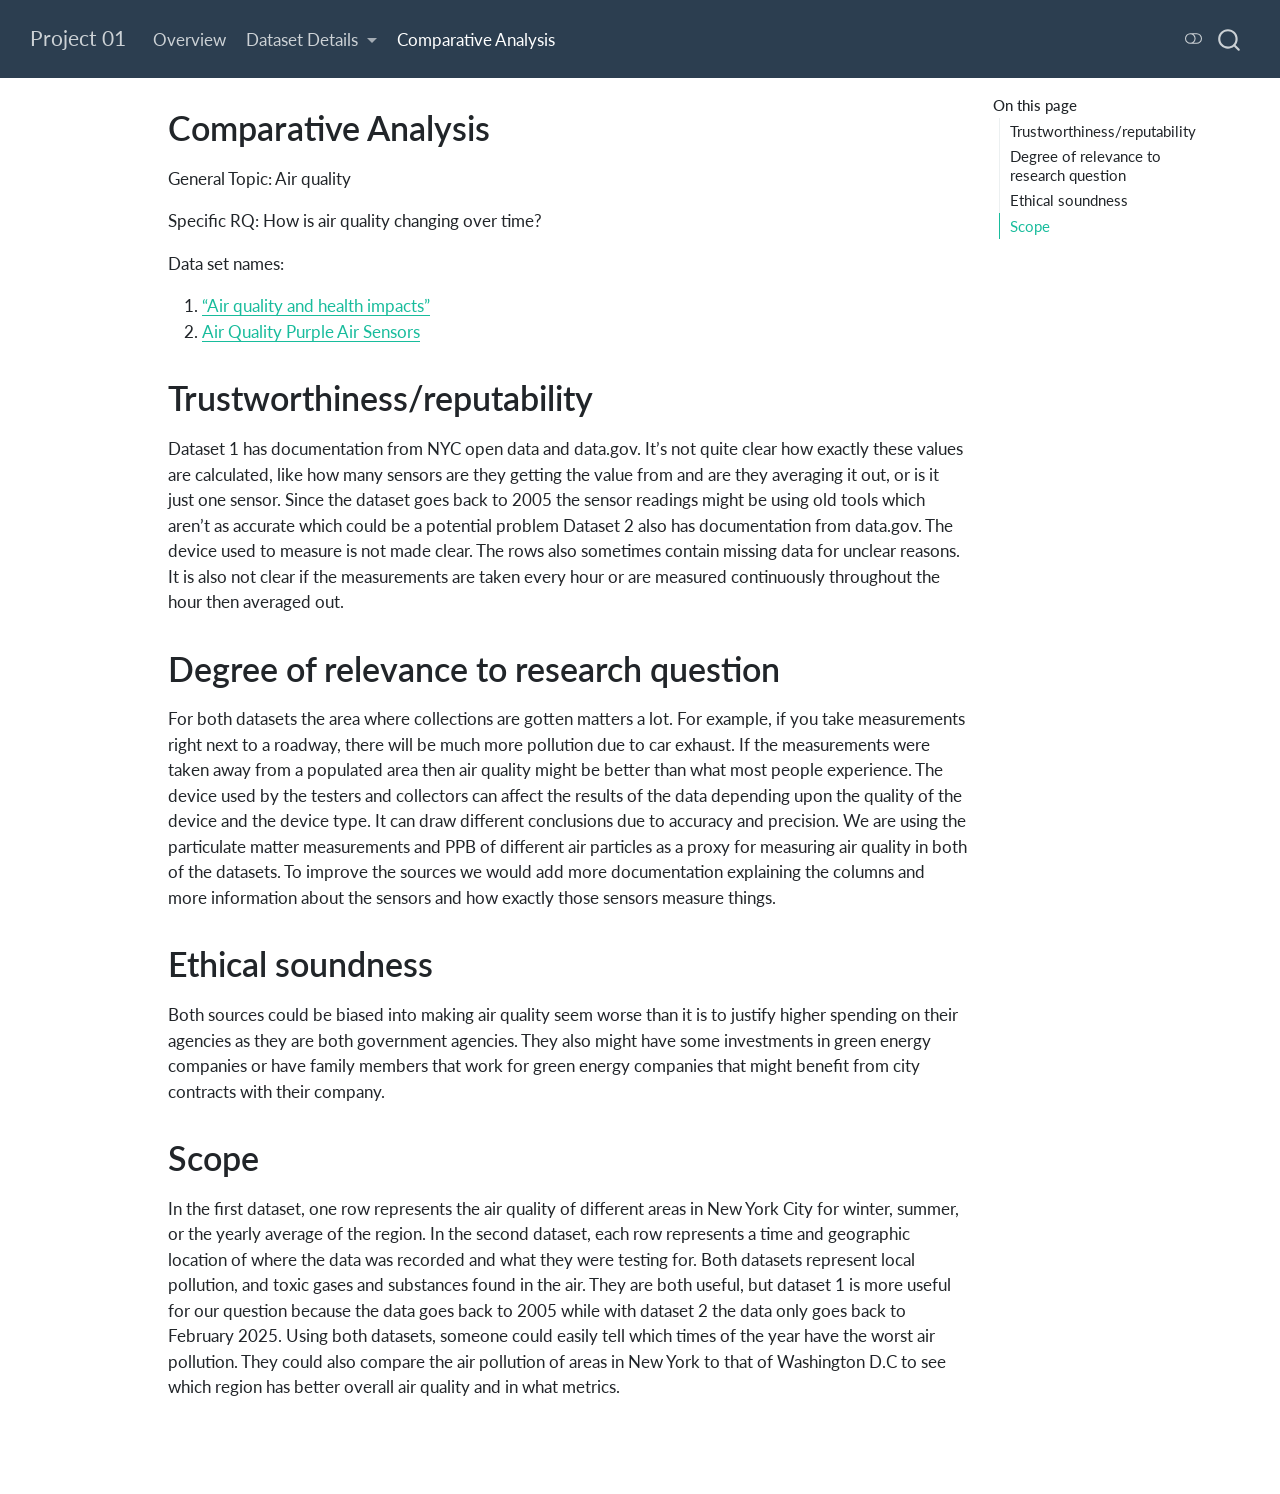
<file: docs/analysis.html>
<!DOCTYPE html>
<html xmlns="http://www.w3.org/1999/xhtml" lang="en" xml:lang="en"><head>

<meta charset="utf-8">
<meta name="generator" content="quarto-1.10.18">

<meta name="viewport" content="width=device-width, initial-scale=1.0, user-scalable=yes">


<title>Comparative Analysis – Project 01</title>
<style>
/* Default styles provided by pandoc.
** See https://pandoc.org/MANUAL.html#variables-for-html for config info.
*/
span.smallcaps{font-variant: small-caps;}
div.columns{display: flex; gap: 1.5em;}
div.column{flex: auto;}
@media screen {
div.columns{gap: min(4vw, 1.5em);}
div.column{overflow-x: auto;}
}
div.hanging-indent{margin-left: 1.5em; text-indent: -1.5em;}
ul.task-list{list-style: none;}
ul.task-list li input[type="checkbox"] {
  width: 0.8em;
  margin: 0 0.8em 0.2em -1em; /* quarto-specific, see https://github.com/quarto-dev/quarto-cli/issues/4556 */ 
  vertical-align: middle;
}
</style>


<script src="site_libs/quarto-nav/quarto-nav.js"></script>
<script src="site_libs/clipboard/clipboard.min.js"></script>
<script src="site_libs/quarto-search/autocomplete.umd.js"></script>
<script src="site_libs/quarto-search/fuse.min.js"></script>
<script src="site_libs/quarto-search/quarto-search.js"></script>
<meta name="quarto:offset" content="./">
<script src="site_libs/quarto-html/quarto.js" type="module"></script>
<script src="site_libs/quarto-html/tabsets/tabsets.js" type="module"></script>
<script src="site_libs/quarto-html/popper.min.js"></script>
<script src="site_libs/quarto-html/tippy.umd.min.js"></script>
<script src="site_libs/quarto-html/anchor.min.js"></script>
<link href="site_libs/quarto-html/tippy.css" rel="stylesheet">
<link href="site_libs/quarto-html/quarto-syntax-highlighting-64a204ab8560d761af7679ceaba22944.css" rel="stylesheet" class="quarto-color-scheme" id="quarto-text-highlighting-styles">
<link href="site_libs/quarto-html/quarto-syntax-highlighting-dark-b85bc7c33db8c58e0ec93c3465666fed.css" rel="stylesheet" class="quarto-color-scheme quarto-color-alternate" id="quarto-text-highlighting-styles">
<link href="site_libs/quarto-html/quarto-syntax-highlighting-64a204ab8560d761af7679ceaba22944.css" rel="stylesheet" class="quarto-color-scheme-extra" id="quarto-text-highlighting-styles">
<script src="site_libs/bootstrap/bootstrap.min.js"></script>
<link href="site_libs/bootstrap/bootstrap-icons.css" rel="stylesheet">
<link href="site_libs/bootstrap/bootstrap-963d6559b62419c1a7f68b67c65f04d4.min.css" rel="stylesheet" append-hash="true" class="quarto-color-scheme" id="quarto-bootstrap" data-mode="light">
<link href="site_libs/bootstrap/bootstrap-dark-393201cbb939a1b826d5c9fa63246b60.min.css" rel="stylesheet" append-hash="true" class="quarto-color-scheme quarto-color-alternate" id="quarto-bootstrap" data-mode="dark">
<link href="site_libs/bootstrap/bootstrap-963d6559b62419c1a7f68b67c65f04d4.min.css" rel="stylesheet" append-hash="true" class="quarto-color-scheme-extra" id="quarto-bootstrap" data-mode="light">
<script id="quarto-search-options" type="application/json">{
  "location": "navbar",
  "copy-button": false,
  "collapse-after": 3,
  "panel-placement": "end",
  "type": "overlay",
  "limit": 50,
  "keyboard-shortcut": [
    "f",
    "/",
    "s"
  ],
  "show-item-context": false,
  "language": {
    "search-no-results-text": "No results",
    "search-matching-documents-text": "matching documents",
    "search-copy-link-title": "Copy link to search",
    "search-hide-matches-text": "Hide additional matches",
    "search-more-match-text": "more match in this document",
    "search-more-matches-text": "more matches in this document",
    "search-clear-button-title": "Clear",
    "search-text-placeholder": "",
    "search-detached-cancel-button-title": "Cancel",
    "search-submit-button-title": "Submit",
    "search-label": "Search"
  }
}</script>


</head>

<body class="nav-fixed quarto-light"><script id="quarto-html-before-body" type="application/javascript">
    const toggleBodyColorMode = (bsSheetEl) => {
      const mode = bsSheetEl.getAttribute("data-mode");
      const bodyEl = window.document.querySelector("body");
      if (mode === "dark") {
        bodyEl.classList.add("quarto-dark");
        bodyEl.classList.remove("quarto-light");
      } else {
        bodyEl.classList.add("quarto-light");
        bodyEl.classList.remove("quarto-dark");
      }
    }
    const toggleBodyColorPrimary = () => {
      const bsSheetEl = window.document.querySelector("link#quarto-bootstrap:not([rel=disabled-stylesheet])");
      if (bsSheetEl) {
        toggleBodyColorMode(bsSheetEl);
      }
    }
    const setColorSchemeToggle = (alternate) => {
      const toggles = window.document.querySelectorAll('.quarto-color-scheme-toggle');
      for (let i=0; i < toggles.length; i++) {
        const toggle = toggles[i];
        if (toggle) {
          if (alternate) {
            toggle.classList.add("alternate");
          } else {
            toggle.classList.remove("alternate");
          }
        }
      }
    };
    const toggleColorMode = (alternate) => {
      // Switch the stylesheets
      const primaryStylesheets = window.document.querySelectorAll('link.quarto-color-scheme:not(.quarto-color-alternate)');
      const alternateStylesheets = window.document.querySelectorAll('link.quarto-color-scheme.quarto-color-alternate');
      manageTransitions('#quarto-margin-sidebar .nav-link', false);
      if (alternate) {
        // note: dark is layered on light, we don't disable primary!
        enableStylesheet(alternateStylesheets);
        for (const sheetNode of alternateStylesheets) {
          if (sheetNode.id === "quarto-bootstrap") {
            toggleBodyColorMode(sheetNode);
          }
        }
      } else {
        disableStylesheet(alternateStylesheets);
        enableStylesheet(primaryStylesheets)
        toggleBodyColorPrimary();
      }
      manageTransitions('#quarto-margin-sidebar .nav-link', true);
      // Switch the toggles
      setColorSchemeToggle(alternate)
      // Hack to workaround the fact that safari doesn't
      // properly recolor the scrollbar when toggling (#1455)
      if (navigator.userAgent.indexOf('Safari') > 0 && navigator.userAgent.indexOf('Chrome') == -1) {
        manageTransitions("body", false);
        window.scrollTo(0, 1);
        setTimeout(() => {
          window.scrollTo(0, 0);
          manageTransitions("body", true);
        }, 40);
      }
    }
    const disableStylesheet = (stylesheets) => {
      for (let i=0; i < stylesheets.length; i++) {
        const stylesheet = stylesheets[i];
        stylesheet.rel = 'disabled-stylesheet';
      }
    }
    const enableStylesheet = (stylesheets) => {
      for (let i=0; i < stylesheets.length; i++) {
        const stylesheet = stylesheets[i];
        if(stylesheet.rel !== 'stylesheet') { // for Chrome, which will still FOUC without this check
          stylesheet.rel = 'stylesheet';
        }
      }
    }
    const manageTransitions = (selector, allowTransitions) => {
      const els = window.document.querySelectorAll(selector);
      for (let i=0; i < els.length; i++) {
        const el = els[i];
        if (allowTransitions) {
          el.classList.remove('notransition');
        } else {
          el.classList.add('notransition');
        }
      }
    }
    const isFileUrl = () => {
      return window.location.protocol === 'file:';
    }
    const hasAlternateSentinel = () => {
      let styleSentinel = getColorSchemeSentinel();
      if (styleSentinel !== null) {
        return styleSentinel === "alternate";
      } else {
        return false;
      }
    }
    const setStyleSentinel = (alternate) => {
      const value = alternate ? "alternate" : "default";
      if (!isFileUrl()) {
        window.localStorage.setItem("quarto-color-scheme", value);
      } else {
        localAlternateSentinel = value;
      }
    }
    const getColorSchemeSentinel = () => {
      if (!isFileUrl()) {
        const storageValue = window.localStorage.getItem("quarto-color-scheme");
        return storageValue != null ? storageValue : localAlternateSentinel;
      } else {
        return localAlternateSentinel;
      }
    }
    const toggleGiscusIfUsed = (isAlternate, darkModeDefault) => {
      const baseTheme = document.querySelector('#giscus-base-theme')?.value ?? 'light';
      const alternateTheme = document.querySelector('#giscus-alt-theme')?.value ?? 'dark';
      let newTheme = '';
      if(authorPrefersDark) {
        newTheme = isAlternate ? baseTheme : alternateTheme;
      } else {
        newTheme = isAlternate ? alternateTheme : baseTheme;
      }
      const changeGiscusTheme = () => {
        // From: https://github.com/giscus/giscus/issues/336
        const sendMessage = (message) => {
          const iframe = document.querySelector('iframe.giscus-frame');
          if (!iframe) return;
          iframe.contentWindow.postMessage({ giscus: message }, 'https://giscus.app');
        }
        sendMessage({
          setConfig: {
            theme: newTheme
          }
        });
      }
      const isGiscussLoaded = window.document.querySelector('iframe.giscus-frame') !== null;
      if (isGiscussLoaded) {
        changeGiscusTheme();
      }
    };
    const authorPrefersDark = false;
    const darkModeDefault = authorPrefersDark;
      document.querySelector('link#quarto-text-highlighting-styles.quarto-color-scheme-extra').rel = 'disabled-stylesheet';
      document.querySelector('link#quarto-bootstrap.quarto-color-scheme-extra').rel = 'disabled-stylesheet';
    let localAlternateSentinel = darkModeDefault ? 'alternate' : 'default';
    // Dark / light mode switch
    window.quartoToggleColorScheme = () => {
      // Read the current dark / light value
      let toAlternate = !hasAlternateSentinel();
      toggleColorMode(toAlternate);
      setStyleSentinel(toAlternate);
      toggleGiscusIfUsed(toAlternate, darkModeDefault);
      window.dispatchEvent(new Event('resize'));
    };
    // Switch to dark mode if need be
    if (hasAlternateSentinel()) {
      toggleColorMode(true);
    } else {
      toggleColorMode(false);
    }
  </script>

<div id="quarto-search-results"></div>
  <header id="quarto-header" class="headroom fixed-top">
    <nav class="navbar navbar-expand-lg " data-bs-theme="dark">
      <div class="navbar-container container-fluid">
      <div class="navbar-brand-container mx-auto">
    <a class="navbar-brand" href="./index.html">
    <span class="navbar-title">Project 01</span>
    </a>
  </div>
            <div id="quarto-search" class="" title="Search"></div>
          <button class="navbar-toggler" type="button" data-bs-toggle="collapse" data-bs-target="#navbarCollapse" aria-controls="navbarCollapse" role="menu" aria-expanded="false" aria-label="Toggle navigation" onclick="if (window.quartoToggleHeadroom) { window.quartoToggleHeadroom(); }">
  <span class="navbar-toggler-icon"></span>
</button>
          <div class="collapse navbar-collapse" id="navbarCollapse">
            <ul class="navbar-nav navbar-nav-scroll me-auto">
  <li class="nav-item">
    <a class="nav-link" href="./index.html"> 
<span class="menu-text">Overview</span></a>
  </li>  
  <li class="nav-item dropdown ">
    <a class="nav-link dropdown-toggle" href="#" id="nav-menu-dataset-details" role="link" data-bs-toggle="dropdown" aria-expanded="false">
 <span class="menu-text">Dataset Details</span>
    </a>
    <ul class="dropdown-menu" aria-labelledby="nav-menu-dataset-details">    
        <li>
    <a class="dropdown-item" href="./alexander_stevens.html">
 <span class="dropdown-text">Alexander Stevens</span></a>
  </li>  
        <li>
    <a class="dropdown-item" href="./robert_williams.html">
 <span class="dropdown-text">Robert Williams</span></a>
  </li>  
    </ul>
  </li>
  <li class="nav-item">
    <a class="nav-link active" href="./analysis.html" aria-current="page"> 
<span class="menu-text">Comparative Analysis</span></a>
  </li>  
</ul>
          </div> <!-- /navcollapse -->
            <div class="quarto-navbar-tools">
  <a href="" class="quarto-color-scheme-toggle quarto-navigation-tool  px-1" onclick="window.quartoToggleColorScheme(); return false;" title="Toggle dark mode"><i class="bi"></i></a>
</div>
      </div> <!-- /container-fluid -->
    </nav>
</header>
<!-- content -->
<div id="quarto-content" class="quarto-container page-columns page-rows-contents page-layout-article page-navbar">
<!-- sidebar -->
<!-- margin-sidebar -->
    <div id="quarto-margin-sidebar" class="sidebar margin-sidebar">
        <nav id="TOC" role="doc-toc" class="toc-active">
    <h2 id="toc-title">On this page</h2>
   
  <ul>
  <li><a href="#trustworthinessreputability" id="toc-trustworthinessreputability" class="nav-link active" data-scroll-target="#trustworthinessreputability">Trustworthiness/reputability</a></li>
  <li><a href="#degree-of-relevance-to-research-question" id="toc-degree-of-relevance-to-research-question" class="nav-link" data-scroll-target="#degree-of-relevance-to-research-question">Degree of relevance to research question</a></li>
  <li><a href="#ethical-soundness" id="toc-ethical-soundness" class="nav-link" data-scroll-target="#ethical-soundness">Ethical soundness</a></li>
  <li><a href="#scope" id="toc-scope" class="nav-link" data-scroll-target="#scope">Scope</a></li>
  </ul>
</nav>
    </div>
<!-- main -->
<main class="content" id="quarto-document-content">


<header id="title-block-header" class="quarto-title-block default">
<div class="quarto-title">
<h1 class="title">Comparative Analysis</h1>
</div>



<div class="quarto-title-meta">

    
  
    
  </div>
  


</header>


<p>General Topic: Air quality</p>
<p>Specific RQ: How is air quality changing over time?</p>
<p>Data set names:</p>
<ol type="1">
<li><a href="https://catalog.data.gov/dataset/air-quality?from_hint=eyJxIjoiYWlyIiwic29ydCI6InBvcHVsYXJpdHkifQ%3D%3D">“Air quality and health impacts”</a></li>
<li><a href="https://catalog.data.gov/dataset/air-quality-purple-air-sensors?from_hint=eyJxIjoiQWlyIFF1YWxpdHkifQ%3D%3D">Air Quality Purple Air Sensors</a></li>
</ol>
<section id="trustworthinessreputability" class="level1">
<h1>Trustworthiness/reputability</h1>
<p>Dataset 1 has documentation from NYC open data and data.gov. It’s not quite clear how exactly these values are calculated, like how many sensors are they getting the value from and are they averaging it out, or is it just one sensor. Since the dataset goes back to 2005 the sensor readings might be using old tools which aren’t as accurate which could be a potential problem Dataset 2 also has documentation from data.gov. The device used to measure is not made clear. The rows also sometimes contain missing data for unclear reasons. It is also not clear if the measurements are taken every hour or are measured continuously throughout the hour then averaged out.</p>
</section>
<section id="degree-of-relevance-to-research-question" class="level1">
<h1>Degree of relevance to research question</h1>
<p>For both datasets the area where collections are gotten matters a lot. For example, if you take measurements right next to a roadway, there will be much more pollution due to car exhaust. If the measurements were taken away from a populated area then air quality might be better than what most people experience. The device used by the testers and collectors can affect the results of the data depending upon the quality of the device and the device type. It can draw different conclusions due to accuracy and precision. We are using the particulate matter measurements and PPB of different air particles as a proxy for measuring air quality in both of the datasets. To improve the sources we would add more documentation explaining the columns and more information about the sensors and how exactly those sensors measure things.</p>
</section>
<section id="ethical-soundness" class="level1">
<h1>Ethical soundness</h1>
<p>Both sources could be biased into making air quality seem worse than it is to justify higher spending on their agencies as they are both government agencies. They also might have some investments in green energy companies or have family members that work for green energy companies that might benefit from city contracts with their company.</p>
</section>
<section id="scope" class="level1">
<h1>Scope</h1>
<p>In the first dataset, one row represents the air quality of different areas in New York City for winter, summer, or the yearly average of the region. In the second dataset, each row represents a time and geographic location of where the data was recorded and what they were testing for. Both datasets represent local pollution, and toxic gases and substances found in the air. They are both useful, but dataset 1 is more useful for our question because the data goes back to 2005 while with dataset 2 the data only goes back to February 2025. Using both datasets, someone could easily tell which times of the year have the worst air pollution. They could also compare the air pollution of areas in New York to that of Washington D.C to see which region has better overall air quality and in what metrics.</p>


</section>

</main> <!-- /main -->
<script id="quarto-html-after-body" type="application/javascript">
  window.document.addEventListener("DOMContentLoaded", function (event) {
    // Ensure there is a toggle, if there isn't float one in the top right
    if (window.document.querySelector('.quarto-color-scheme-toggle') === null) {
      const a = window.document.createElement('a');
      a.classList.add('top-right');
      a.classList.add('quarto-color-scheme-toggle');
      a.href = "";
      a.onclick = function() { try { window.quartoToggleColorScheme(); } catch {} return false; };
      const i = window.document.createElement("i");
      i.classList.add('bi');
      a.appendChild(i);
      window.document.body.appendChild(a);
    }
    setColorSchemeToggle(hasAlternateSentinel())
    const icon = "";
    const anchorJS = new window.AnchorJS();
    anchorJS.options = {
      placement: 'right',
      icon: icon
    };
    anchorJS.add('.anchored');
    const isCodeAnnotation = (el) => {
      for (const clz of el.classList) {
        if (clz.startsWith('code-annotation-')) {                     
          return true;
        }
      }
      return false;
    }
    const onCopySuccess = function(e) {
      // button target
      const button = e.trigger;
      // don't keep focus
      button.blur();
      // flash "checked"
      button.classList.add('code-copy-button-checked');
      var currentTitle = button.getAttribute("title");
      button.setAttribute("title", "Copied!");
      let tooltip;
      if (window.bootstrap) {
        button.setAttribute("data-bs-toggle", "tooltip");
        button.setAttribute("data-bs-placement", "left");
        button.setAttribute("data-bs-title", "Copied!");
        tooltip = new bootstrap.Tooltip(button, 
          { trigger: "manual", 
            customClass: "code-copy-button-tooltip",
            offset: [0, -8]});
        tooltip.show();    
      }
      setTimeout(function() {
        if (tooltip) {
          tooltip.hide();
          button.removeAttribute("data-bs-title");
          button.removeAttribute("data-bs-toggle");
          button.removeAttribute("data-bs-placement");
        }
        button.setAttribute("title", currentTitle);
        button.classList.remove('code-copy-button-checked');
      }, 1000);
      // clear code selection
      e.clearSelection();
    }
    const getTextToCopy = function(trigger) {
      const outerScaffold = trigger.parentElement.cloneNode(true);
      const codeEl = outerScaffold.querySelector('code');
      for (const childEl of codeEl.children) {
        if (isCodeAnnotation(childEl)) {
          childEl.remove();
        }
      }
      return codeEl.innerText;
    }
    const clipboard = new window.ClipboardJS('.code-copy-button:not([data-in-quarto-modal])', {
      text: getTextToCopy
    });
    clipboard.on('success', onCopySuccess);
    if (window.document.getElementById('quarto-embedded-source-code-modal')) {
      const clipboardModal = new window.ClipboardJS('.code-copy-button[data-in-quarto-modal]', {
        text: getTextToCopy,
        container: window.document.getElementById('quarto-embedded-source-code-modal')
      });
      clipboardModal.on('success', onCopySuccess);
    }
      var localhostRegex = new RegExp(/^(?:http|https):\/\/localhost\:?[0-9]*\//);
      var mailtoRegex = new RegExp(/^mailto:/);
        var filterRegex = new RegExp('/' + window.location.host + '/');
      var isInternal = (href) => {
          return filterRegex.test(href) || localhostRegex.test(href) || mailtoRegex.test(href);
      }
      // Inspect non-navigation links and adorn them if external
     var links = window.document.querySelectorAll('a[href]:not(.nav-link):not(.navbar-brand):not(.toc-action):not(.sidebar-link):not(.sidebar-item-toggle):not(.pagination-link):not(.no-external):not([aria-hidden]):not(.dropdown-item):not(.quarto-navigation-tool):not(.about-link)');
      for (var i=0; i<links.length; i++) {
        const link = links[i];
        if (!isInternal(link.href)) {
          // undo the damage that might have been done by quarto-nav.js in the case of
          // links that we want to consider external
          if (link.dataset.originalHref !== undefined) {
            link.href = link.dataset.originalHref;
          }
        }
      }
    function tippyHover(el, contentFn, onTriggerFn, onUntriggerFn) {
      const config = {
        allowHTML: true,
        maxWidth: 500,
        delay: 100,
        arrow: false,
        appendTo: function(el) {
            return el.parentElement;
        },
        interactive: true,
        interactiveBorder: 10,
        theme: 'quarto',
        placement: 'bottom-start',
      };
      if (contentFn) {
        config.content = contentFn;
      }
      if (onTriggerFn) {
        config.onTrigger = onTriggerFn;
      }
      if (onUntriggerFn) {
        config.onUntrigger = onUntriggerFn;
      }
      window.tippy(el, config); 
    }
    const noterefs = window.document.querySelectorAll('a[role="doc-noteref"]');
    for (var i=0; i<noterefs.length; i++) {
      const ref = noterefs[i];
      tippyHover(ref, function() {
        // use id or data attribute instead here
        let href = ref.getAttribute('data-footnote-href') || ref.getAttribute('href');
        try { href = new URL(href).hash; } catch {}
        const id = href.replace(/^#\/?/, "");
        const note = window.document.getElementById(id);
        if (note) {
          return note.innerHTML;
        } else {
          return "";
        }
      });
    }
    const xrefs = window.document.querySelectorAll('a.quarto-xref');
    const processXRef = (id, note) => {
      // Strip column container classes
      const stripColumnClz = (el) => {
        el.classList.remove("page-full", "page-columns");
        if (el.children) {
          for (const child of el.children) {
            stripColumnClz(child);
          }
        }
      }
      stripColumnClz(note)
      if (id === null || id.startsWith('sec-')) {
        // Special case sections, only their first couple elements
        const container = document.createElement("div");
        if (note.children && note.children.length > 2) {
          container.appendChild(note.children[0].cloneNode(true));
          for (let i = 1; i < note.children.length; i++) {
            const child = note.children[i];
            if (child.tagName === "P" && child.innerText === "") {
              continue;
            } else {
              container.appendChild(child.cloneNode(true));
              break;
            }
          }
          if (window.Quarto?.typesetMath) {
            window.Quarto.typesetMath(container);
          }
          return container.innerHTML
        } else {
          if (window.Quarto?.typesetMath) {
            window.Quarto.typesetMath(note);
          }
          return note.innerHTML;
        }
      } else {
        // Remove any anchor links if they are present
        const anchorLink = note.querySelector('a.anchorjs-link');
        if (anchorLink) {
          anchorLink.remove();
        }
        if (window.Quarto?.typesetMath) {
          window.Quarto.typesetMath(note);
        }
        if (note.classList.contains("callout")) {
          return note.outerHTML;
        } else {
          return note.innerHTML;
        }
      }
    }
    for (var i=0; i<xrefs.length; i++) {
      const xref = xrefs[i];
      tippyHover(xref, undefined, function(instance) {
        instance.disable();
        let url = xref.getAttribute('href');
        let hash = undefined; 
        if (url.startsWith('#')) {
          hash = url;
        } else {
          try { hash = new URL(url).hash; } catch {}
        }
        if (hash) {
          const id = hash.replace(/^#\/?/, "");
          const note = window.document.getElementById(id);
          if (note !== null) {
            try {
              const html = processXRef(id, note.cloneNode(true));
              instance.setContent(html);
            } finally {
              instance.enable();
              instance.show();
            }
          } else {
            // See if we can fetch this
            fetch(url.split('#')[0])
            .then(res => res.text())
            .then(html => {
              const parser = new DOMParser();
              const htmlDoc = parser.parseFromString(html, "text/html");
              const note = htmlDoc.getElementById(id);
              if (note !== null) {
                const html = processXRef(id, note);
                instance.setContent(html);
              } 
            }).finally(() => {
              instance.enable();
              instance.show();
            });
          }
        } else {
          // See if we can fetch a full url (with no hash to target)
          // This is a special case and we should probably do some content thinning / targeting
          fetch(url)
          .then(res => res.text())
          .then(html => {
            const parser = new DOMParser();
            const htmlDoc = parser.parseFromString(html, "text/html");
            const note = htmlDoc.querySelector('main.content');
            if (note !== null) {
              // This should only happen for chapter cross references
              // (since there is no id in the URL)
              // remove the first header
              if (note.children.length > 0 && note.children[0].tagName === "HEADER") {
                note.children[0].remove();
              }
              const html = processXRef(null, note);
              instance.setContent(html);
            } 
          }).finally(() => {
            instance.enable();
            instance.show();
          });
        }
      }, function(instance) {
      });
    }
        let selectedAnnoteEl;
        const selectorForAnnotation = ( cell, annotation) => {
          let cellAttr = 'data-code-cell="' + cell + '"';
          let lineAttr = 'data-code-annotation="' +  annotation + '"';
          const selector = 'span[' + cellAttr + '][' + lineAttr + ']';
          return selector;
        }
        const selectCodeLines = (annoteEl) => {
          const doc = window.document;
          const targetCell = annoteEl.getAttribute("data-target-cell");
          const targetAnnotation = annoteEl.getAttribute("data-target-annotation");
          const annoteSpan = window.document.querySelector(selectorForAnnotation(targetCell, targetAnnotation));
          const lines = annoteSpan.getAttribute("data-code-lines").split(",");
          const lineIds = lines.map((line) => {
            return targetCell + "-" + line;
          })
          let top = null;
          let height = null;
          let parent = null;
          if (lineIds.length > 0) {
              //compute the position of the single el (top and bottom and make a div)
              const el = window.document.getElementById(lineIds[0]);
              top = el.offsetTop;
              height = el.offsetHeight;
              parent = el.parentElement.parentElement;
            if (lineIds.length > 1) {
              const lastEl = window.document.getElementById(lineIds[lineIds.length - 1]);
              const bottom = lastEl.offsetTop + lastEl.offsetHeight;
              height = bottom - top;
            }
            if (top !== null && height !== null && parent !== null) {
              // cook up a div (if necessary) and position it 
              let div = window.document.getElementById("code-annotation-line-highlight");
              if (div === null) {
                div = window.document.createElement("div");
                div.setAttribute("id", "code-annotation-line-highlight");
                div.style.position = 'absolute';
                parent.appendChild(div);
              }
              div.style.top = top - 2 + "px";
              div.style.height = height + 4 + "px";
              div.style.left = 0;
              let gutterDiv = window.document.getElementById("code-annotation-line-highlight-gutter");
              if (gutterDiv === null) {
                gutterDiv = window.document.createElement("div");
                gutterDiv.setAttribute("id", "code-annotation-line-highlight-gutter");
                gutterDiv.style.position = 'absolute';
                const codeCell = window.document.getElementById(targetCell);
                const gutter = codeCell.querySelector('.code-annotation-gutter');
                gutter.appendChild(gutterDiv);
              }
              gutterDiv.style.top = top - 2 + "px";
              gutterDiv.style.height = height + 4 + "px";
            }
            selectedAnnoteEl = annoteEl;
          }
        };
        const unselectCodeLines = () => {
          const elementsIds = ["code-annotation-line-highlight", "code-annotation-line-highlight-gutter"];
          elementsIds.forEach((elId) => {
            const div = window.document.getElementById(elId);
            if (div) {
              div.remove();
            }
          });
          selectedAnnoteEl = undefined;
        };
          // Handle positioning of the toggle
      window.addEventListener(
        "resize",
        throttle(() => {
          elRect = undefined;
          if (selectedAnnoteEl) {
            selectCodeLines(selectedAnnoteEl);
          }
        }, 10)
      );
      function throttle(fn, ms) {
      let throttle = false;
      let timer;
        return (...args) => {
          if(!throttle) { // first call gets through
              fn.apply(this, args);
              throttle = true;
          } else { // all the others get throttled
              if(timer) clearTimeout(timer); // cancel #2
              timer = setTimeout(() => {
                fn.apply(this, args);
                timer = throttle = false;
              }, ms);
          }
        };
      }
        // Attach click handler to the DT
        const annoteDls = window.document.querySelectorAll('dt[data-target-cell]');
        for (const annoteDlNode of annoteDls) {
          annoteDlNode.addEventListener('click', (event) => {
            const clickedEl = event.target;
            if (clickedEl !== selectedAnnoteEl) {
              unselectCodeLines();
              const activeEl = window.document.querySelector('dt[data-target-cell].code-annotation-active');
              if (activeEl) {
                activeEl.classList.remove('code-annotation-active');
              }
              selectCodeLines(clickedEl);
              clickedEl.classList.add('code-annotation-active');
            } else {
              // Unselect the line
              unselectCodeLines();
              clickedEl.classList.remove('code-annotation-active');
            }
          });
        }
    const findCites = (el) => {
      const parentEl = el.parentElement;
      if (parentEl) {
        const cites = parentEl.dataset.cites;
        if (cites) {
          return {
            el,
            cites: cites.split(' ')
          };
        } else {
          return findCites(el.parentElement)
        }
      } else {
        return undefined;
      }
    };
    var bibliorefs = window.document.querySelectorAll('a[role="doc-biblioref"]');
    for (var i=0; i<bibliorefs.length; i++) {
      const ref = bibliorefs[i];
      const citeInfo = findCites(ref);
      if (citeInfo) {
        tippyHover(citeInfo.el, function() {
          var popup = window.document.createElement('div');
          citeInfo.cites.forEach(function(cite) {
            var citeDiv = window.document.createElement('div');
            citeDiv.classList.add('hanging-indent');
            citeDiv.classList.add('csl-entry');
            var biblioDiv = window.document.getElementById('ref-' + cite);
            if (biblioDiv) {
              citeDiv.innerHTML = biblioDiv.innerHTML;
            }
            popup.appendChild(citeDiv);
          });
          return popup.innerHTML;
        });
      }
    }
  });
  </script>
</div> <!-- /content -->




</body></html>
</file>
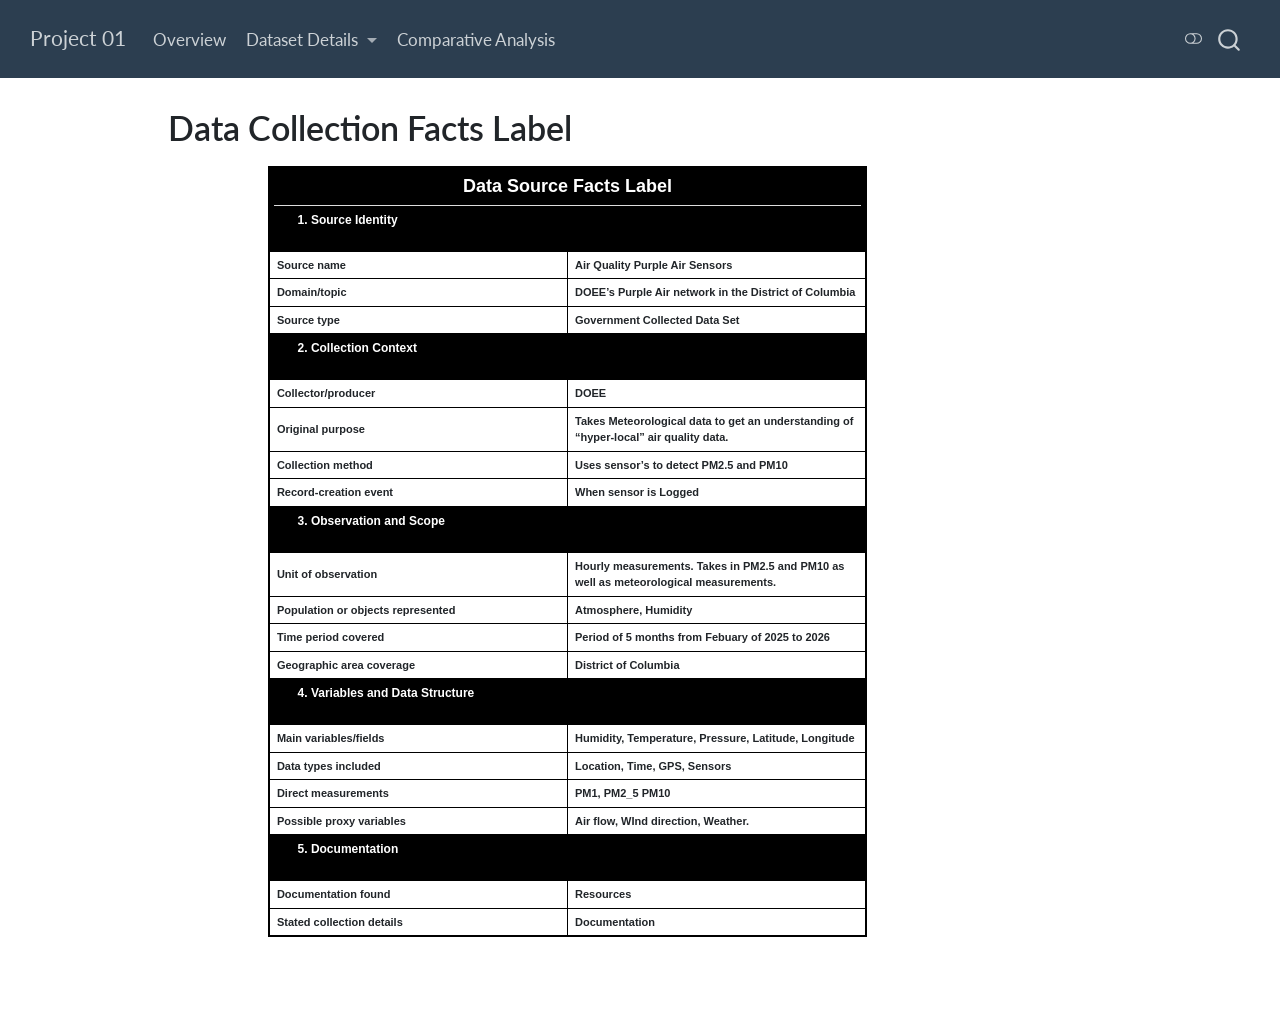
<file: docs/robert_williams.html>
<!DOCTYPE html>
<html xmlns="http://www.w3.org/1999/xhtml" lang="en" xml:lang="en"><head>

<meta charset="utf-8">
<meta name="generator" content="quarto-1.10.18">

<meta name="viewport" content="width=device-width, initial-scale=1.0, user-scalable=yes">


<title>Data Collection Facts Label – Project 01</title>
<style>
/* Default styles provided by pandoc.
** See https://pandoc.org/MANUAL.html#variables-for-html for config info.
*/
span.smallcaps{font-variant: small-caps;}
div.columns{display: flex; gap: 1.5em;}
div.column{flex: auto;}
@media screen {
div.columns{gap: min(4vw, 1.5em);}
div.column{overflow-x: auto;}
}
div.hanging-indent{margin-left: 1.5em; text-indent: -1.5em;}
ul.task-list{list-style: none;}
ul.task-list li input[type="checkbox"] {
  width: 0.8em;
  margin: 0 0.8em 0.2em -1em; /* quarto-specific, see https://github.com/quarto-dev/quarto-cli/issues/4556 */ 
  vertical-align: middle;
}
</style>


<script src="site_libs/quarto-nav/quarto-nav.js"></script>
<script src="site_libs/clipboard/clipboard.min.js"></script>
<script src="site_libs/quarto-search/autocomplete.umd.js"></script>
<script src="site_libs/quarto-search/fuse.min.js"></script>
<script src="site_libs/quarto-search/quarto-search.js"></script>
<meta name="quarto:offset" content="./">
<script src="site_libs/quarto-html/quarto.js" type="module"></script>
<script src="site_libs/quarto-html/tabsets/tabsets.js" type="module"></script>
<script src="site_libs/quarto-html/popper.min.js"></script>
<script src="site_libs/quarto-html/tippy.umd.min.js"></script>
<script src="site_libs/quarto-html/anchor.min.js"></script>
<link href="site_libs/quarto-html/tippy.css" rel="stylesheet">
<link href="site_libs/quarto-html/quarto-syntax-highlighting-64a204ab8560d761af7679ceaba22944.css" rel="stylesheet" class="quarto-color-scheme" id="quarto-text-highlighting-styles">
<link href="site_libs/quarto-html/quarto-syntax-highlighting-dark-b85bc7c33db8c58e0ec93c3465666fed.css" rel="stylesheet" class="quarto-color-scheme quarto-color-alternate" id="quarto-text-highlighting-styles">
<link href="site_libs/quarto-html/quarto-syntax-highlighting-64a204ab8560d761af7679ceaba22944.css" rel="stylesheet" class="quarto-color-scheme-extra" id="quarto-text-highlighting-styles">
<script src="site_libs/bootstrap/bootstrap.min.js"></script>
<link href="site_libs/bootstrap/bootstrap-icons.css" rel="stylesheet">
<link href="site_libs/bootstrap/bootstrap-963d6559b62419c1a7f68b67c65f04d4.min.css" rel="stylesheet" append-hash="true" class="quarto-color-scheme" id="quarto-bootstrap" data-mode="light">
<link href="site_libs/bootstrap/bootstrap-dark-393201cbb939a1b826d5c9fa63246b60.min.css" rel="stylesheet" append-hash="true" class="quarto-color-scheme quarto-color-alternate" id="quarto-bootstrap" data-mode="dark">
<link href="site_libs/bootstrap/bootstrap-963d6559b62419c1a7f68b67c65f04d4.min.css" rel="stylesheet" append-hash="true" class="quarto-color-scheme-extra" id="quarto-bootstrap" data-mode="light">
<script id="quarto-search-options" type="application/json">{
  "location": "navbar",
  "copy-button": false,
  "collapse-after": 3,
  "panel-placement": "end",
  "type": "overlay",
  "limit": 50,
  "keyboard-shortcut": [
    "f",
    "/",
    "s"
  ],
  "show-item-context": false,
  "language": {
    "search-no-results-text": "No results",
    "search-matching-documents-text": "matching documents",
    "search-copy-link-title": "Copy link to search",
    "search-hide-matches-text": "Hide additional matches",
    "search-more-match-text": "more match in this document",
    "search-more-matches-text": "more matches in this document",
    "search-clear-button-title": "Clear",
    "search-text-placeholder": "",
    "search-detached-cancel-button-title": "Cancel",
    "search-submit-button-title": "Submit",
    "search-label": "Search"
  }
}</script>


</head>

<body class="nav-fixed quarto-light"><script id="quarto-html-before-body" type="application/javascript">
    const toggleBodyColorMode = (bsSheetEl) => {
      const mode = bsSheetEl.getAttribute("data-mode");
      const bodyEl = window.document.querySelector("body");
      if (mode === "dark") {
        bodyEl.classList.add("quarto-dark");
        bodyEl.classList.remove("quarto-light");
      } else {
        bodyEl.classList.add("quarto-light");
        bodyEl.classList.remove("quarto-dark");
      }
    }
    const toggleBodyColorPrimary = () => {
      const bsSheetEl = window.document.querySelector("link#quarto-bootstrap:not([rel=disabled-stylesheet])");
      if (bsSheetEl) {
        toggleBodyColorMode(bsSheetEl);
      }
    }
    const setColorSchemeToggle = (alternate) => {
      const toggles = window.document.querySelectorAll('.quarto-color-scheme-toggle');
      for (let i=0; i < toggles.length; i++) {
        const toggle = toggles[i];
        if (toggle) {
          if (alternate) {
            toggle.classList.add("alternate");
          } else {
            toggle.classList.remove("alternate");
          }
        }
      }
    };
    const toggleColorMode = (alternate) => {
      // Switch the stylesheets
      const primaryStylesheets = window.document.querySelectorAll('link.quarto-color-scheme:not(.quarto-color-alternate)');
      const alternateStylesheets = window.document.querySelectorAll('link.quarto-color-scheme.quarto-color-alternate');
      manageTransitions('#quarto-margin-sidebar .nav-link', false);
      if (alternate) {
        // note: dark is layered on light, we don't disable primary!
        enableStylesheet(alternateStylesheets);
        for (const sheetNode of alternateStylesheets) {
          if (sheetNode.id === "quarto-bootstrap") {
            toggleBodyColorMode(sheetNode);
          }
        }
      } else {
        disableStylesheet(alternateStylesheets);
        enableStylesheet(primaryStylesheets)
        toggleBodyColorPrimary();
      }
      manageTransitions('#quarto-margin-sidebar .nav-link', true);
      // Switch the toggles
      setColorSchemeToggle(alternate)
      // Hack to workaround the fact that safari doesn't
      // properly recolor the scrollbar when toggling (#1455)
      if (navigator.userAgent.indexOf('Safari') > 0 && navigator.userAgent.indexOf('Chrome') == -1) {
        manageTransitions("body", false);
        window.scrollTo(0, 1);
        setTimeout(() => {
          window.scrollTo(0, 0);
          manageTransitions("body", true);
        }, 40);
      }
    }
    const disableStylesheet = (stylesheets) => {
      for (let i=0; i < stylesheets.length; i++) {
        const stylesheet = stylesheets[i];
        stylesheet.rel = 'disabled-stylesheet';
      }
    }
    const enableStylesheet = (stylesheets) => {
      for (let i=0; i < stylesheets.length; i++) {
        const stylesheet = stylesheets[i];
        if(stylesheet.rel !== 'stylesheet') { // for Chrome, which will still FOUC without this check
          stylesheet.rel = 'stylesheet';
        }
      }
    }
    const manageTransitions = (selector, allowTransitions) => {
      const els = window.document.querySelectorAll(selector);
      for (let i=0; i < els.length; i++) {
        const el = els[i];
        if (allowTransitions) {
          el.classList.remove('notransition');
        } else {
          el.classList.add('notransition');
        }
      }
    }
    const isFileUrl = () => {
      return window.location.protocol === 'file:';
    }
    const hasAlternateSentinel = () => {
      let styleSentinel = getColorSchemeSentinel();
      if (styleSentinel !== null) {
        return styleSentinel === "alternate";
      } else {
        return false;
      }
    }
    const setStyleSentinel = (alternate) => {
      const value = alternate ? "alternate" : "default";
      if (!isFileUrl()) {
        window.localStorage.setItem("quarto-color-scheme", value);
      } else {
        localAlternateSentinel = value;
      }
    }
    const getColorSchemeSentinel = () => {
      if (!isFileUrl()) {
        const storageValue = window.localStorage.getItem("quarto-color-scheme");
        return storageValue != null ? storageValue : localAlternateSentinel;
      } else {
        return localAlternateSentinel;
      }
    }
    const toggleGiscusIfUsed = (isAlternate, darkModeDefault) => {
      const baseTheme = document.querySelector('#giscus-base-theme')?.value ?? 'light';
      const alternateTheme = document.querySelector('#giscus-alt-theme')?.value ?? 'dark';
      let newTheme = '';
      if(authorPrefersDark) {
        newTheme = isAlternate ? baseTheme : alternateTheme;
      } else {
        newTheme = isAlternate ? alternateTheme : baseTheme;
      }
      const changeGiscusTheme = () => {
        // From: https://github.com/giscus/giscus/issues/336
        const sendMessage = (message) => {
          const iframe = document.querySelector('iframe.giscus-frame');
          if (!iframe) return;
          iframe.contentWindow.postMessage({ giscus: message }, 'https://giscus.app');
        }
        sendMessage({
          setConfig: {
            theme: newTheme
          }
        });
      }
      const isGiscussLoaded = window.document.querySelector('iframe.giscus-frame') !== null;
      if (isGiscussLoaded) {
        changeGiscusTheme();
      }
    };
    const authorPrefersDark = false;
    const darkModeDefault = authorPrefersDark;
      document.querySelector('link#quarto-text-highlighting-styles.quarto-color-scheme-extra').rel = 'disabled-stylesheet';
      document.querySelector('link#quarto-bootstrap.quarto-color-scheme-extra').rel = 'disabled-stylesheet';
    let localAlternateSentinel = darkModeDefault ? 'alternate' : 'default';
    // Dark / light mode switch
    window.quartoToggleColorScheme = () => {
      // Read the current dark / light value
      let toAlternate = !hasAlternateSentinel();
      toggleColorMode(toAlternate);
      setStyleSentinel(toAlternate);
      toggleGiscusIfUsed(toAlternate, darkModeDefault);
      window.dispatchEvent(new Event('resize'));
    };
    // Switch to dark mode if need be
    if (hasAlternateSentinel()) {
      toggleColorMode(true);
    } else {
      toggleColorMode(false);
    }
  </script>

<div id="quarto-search-results"></div>
  <header id="quarto-header" class="headroom fixed-top">
    <nav class="navbar navbar-expand-lg " data-bs-theme="dark">
      <div class="navbar-container container-fluid">
      <div class="navbar-brand-container mx-auto">
    <a class="navbar-brand" href="./index.html">
    <span class="navbar-title">Project 01</span>
    </a>
  </div>
            <div id="quarto-search" class="" title="Search"></div>
          <button class="navbar-toggler" type="button" data-bs-toggle="collapse" data-bs-target="#navbarCollapse" aria-controls="navbarCollapse" role="menu" aria-expanded="false" aria-label="Toggle navigation" onclick="if (window.quartoToggleHeadroom) { window.quartoToggleHeadroom(); }">
  <span class="navbar-toggler-icon"></span>
</button>
          <div class="collapse navbar-collapse" id="navbarCollapse">
            <ul class="navbar-nav navbar-nav-scroll me-auto">
  <li class="nav-item">
    <a class="nav-link" href="./index.html"> 
<span class="menu-text">Overview</span></a>
  </li>  
  <li class="nav-item dropdown ">
    <a class="nav-link dropdown-toggle" href="#" id="nav-menu-dataset-details" role="link" data-bs-toggle="dropdown" aria-expanded="false">
 <span class="menu-text">Dataset Details</span>
    </a>
    <ul class="dropdown-menu" aria-labelledby="nav-menu-dataset-details">    
        <li>
    <a class="dropdown-item" href="./alexander_stevens.html">
 <span class="dropdown-text">Alexander Stevens</span></a>
  </li>  
        <li>
    <a class="dropdown-item" href="./robert_williams.html">
 <span class="dropdown-text">Robert Williams</span></a>
  </li>  
    </ul>
  </li>
  <li class="nav-item">
    <a class="nav-link" href="./analysis.html"> 
<span class="menu-text">Comparative Analysis</span></a>
  </li>  
</ul>
          </div> <!-- /navcollapse -->
            <div class="quarto-navbar-tools">
  <a href="" class="quarto-color-scheme-toggle quarto-navigation-tool  px-1" onclick="window.quartoToggleColorScheme(); return false;" title="Toggle dark mode"><i class="bi"></i></a>
</div>
      </div> <!-- /container-fluid -->
    </nav>
</header>
<!-- content -->
<div id="quarto-content" class="quarto-container page-columns page-rows-contents page-layout-article page-navbar">
<!-- sidebar -->
<!-- margin-sidebar -->
    <div id="quarto-margin-sidebar" class="sidebar margin-sidebar zindex-bottom">
        
    </div>
<!-- main -->
<main class="content" id="quarto-document-content">


<header id="title-block-header" class="quarto-title-block default">
<div class="quarto-title">
<h1 class="title">Data Collection Facts Label</h1>
</div>



<div class="quarto-title-meta">

    
  
    
  </div>
  


</header>


<style>
table.nutrition-label {
  width: 75%;
  border-collapse: collapse;
  border: 2px solid black;
  font-family: Arial, Helvetica, sans-serif;
  font-size: 12px;
  margin-left: auto;
  margin-right: auto;
}

table.nutrition-label th,
table.nutrition-label td {
  border: 1px solid black;
  padding: 5px 7px;
}

table.nutrition-label thead tr:nth-child(2) {
  display: none;
}
</style>
<table class="nutrition-label">
<thead>
<tr>
<th style="border-bottom:hidden;padding-bottom:0; padding-left:3px;padding-right:3px;text-align: center; font-weight: bold; color: white !important;padding-right: 4px; padding-left: 4px; background-color: black !important;font-size: 18px;" colspan="2">
<div style="border-bottom: 1px solid #ddd; padding-bottom: 5px; ">
Data Source Facts Label
</div>
</th>
</tr>
<tr>
<th style="text-align:left;">
</th>
<th style="text-align:left;">
</th>
</tr>
</thead>
<tbody>
<tr>
<td style="text-align:left;font-weight: bold;color: white !important;background-color: black !important;font-size: 12px;width: 50%; ">
<ol type="1">
<li>Source Identity
</li></ol></td>
<td style="text-align:left;font-weight: bold;color: white !important;background-color: black !important;font-size: 12px;width: 50%; ">
</td>
</tr>
<tr>
<td style="text-align:left;font-weight: bold;font-size: 11px;width: 50%; ">
Source name
</td>
<td style="text-align:left;font-weight: bold;font-size: 11px;width: 50%; ">
Air Quality Purple Air Sensors
</td>
</tr>
<tr>
<td style="text-align:left;font-weight: bold;font-size: 11px;width: 50%; ">
Domain/topic
</td>
<td style="text-align:left;font-weight: bold;font-size: 11px;width: 50%; ">
DOEE’s Purple Air network in the District of Columbia
</td>
</tr>
<tr>
<td style="text-align:left;font-weight: bold;font-size: 11px;width: 50%; ">
Source type
</td>
<td style="text-align:left;font-weight: bold;font-size: 11px;width: 50%; ">
Government Collected Data Set
</td>
</tr>
<tr>
<td style="text-align:left;font-weight: bold;color: white !important;background-color: black !important;font-size: 12px;width: 50%; ">
<ol start="2" type="1">
<li>Collection Context
</li></ol></td>
<td style="text-align:left;font-weight: bold;color: white !important;background-color: black !important;font-size: 12px;width: 50%; ">
</td>
</tr>
<tr>
<td style="text-align:left;font-weight: bold;font-size: 11px;width: 50%; ">
Collector/producer
</td>
<td style="text-align:left;font-weight: bold;font-size: 11px;width: 50%; ">
DOEE
</td>
</tr>
<tr>
<td style="text-align:left;font-weight: bold;font-size: 11px;width: 50%; ">
Original purpose
</td>
<td style="text-align:left;font-weight: bold;font-size: 11px;width: 50%; ">
Takes Meteorological data to get an understanding of “hyper-local” air quality data.
</td>
</tr>
<tr>
<td style="text-align:left;font-weight: bold;font-size: 11px;width: 50%; ">
Collection method
</td>
<td style="text-align:left;font-weight: bold;font-size: 11px;width: 50%; ">
Uses sensor’s to detect PM2.5 and PM10
</td>
</tr>
<tr>
<td style="text-align:left;font-weight: bold;font-size: 11px;width: 50%; ">
Record-creation event
</td>
<td style="text-align:left;font-weight: bold;font-size: 11px;width: 50%; ">
When sensor is Logged
</td>
</tr>
<tr>
<td style="text-align:left;font-weight: bold;color: white !important;background-color: black !important;font-size: 12px;width: 50%; ">
<ol start="3" type="1">
<li>Observation and Scope
</li></ol></td>
<td style="text-align:left;font-weight: bold;color: white !important;background-color: black !important;font-size: 12px;width: 50%; ">
</td>
</tr>
<tr>
<td style="text-align:left;font-weight: bold;font-size: 11px;width: 50%; ">
Unit of observation
</td>
<td style="text-align:left;font-weight: bold;font-size: 11px;width: 50%; ">
Hourly measurements. Takes in PM2.5 and PM10 as well as meteorological measurements.
</td>
</tr>
<tr>
<td style="text-align:left;font-weight: bold;font-size: 11px;width: 50%; ">
Population or objects represented
</td>
<td style="text-align:left;font-weight: bold;font-size: 11px;width: 50%; ">
Atmosphere, Humidity
</td>
</tr>
<tr>
<td style="text-align:left;font-weight: bold;font-size: 11px;width: 50%; ">
Time period covered
</td>
<td style="text-align:left;font-weight: bold;font-size: 11px;width: 50%; ">
Period of 5 months from Febuary of 2025 to 2026
</td>
</tr>
<tr>
<td style="text-align:left;font-weight: bold;font-size: 11px;width: 50%; ">
Geographic area coverage
</td>
<td style="text-align:left;font-weight: bold;font-size: 11px;width: 50%; ">
District of Columbia
</td>
</tr>
<tr>
<td style="text-align:left;font-weight: bold;color: white !important;background-color: black !important;font-size: 12px;width: 50%; ">
<ol start="4" type="1">
<li>Variables and Data Structure
</li></ol></td>
<td style="text-align:left;font-weight: bold;color: white !important;background-color: black !important;font-size: 12px;width: 50%; ">
</td>
</tr>
<tr>
<td style="text-align:left;font-weight: bold;font-size: 11px;width: 50%; ">
Main variables/fields
</td>
<td style="text-align:left;font-weight: bold;font-size: 11px;width: 50%; ">
Humidity, Temperature, Pressure, Latitude, Longitude
</td>
</tr>
<tr>
<td style="text-align:left;font-weight: bold;font-size: 11px;width: 50%; ">
Data types included
</td>
<td style="text-align:left;font-weight: bold;font-size: 11px;width: 50%; ">
Location, Time, GPS, Sensors
</td>
</tr>
<tr>
<td style="text-align:left;font-weight: bold;font-size: 11px;width: 50%; ">
Direct measurements
</td>
<td style="text-align:left;font-weight: bold;font-size: 11px;width: 50%; ">
PM1, PM2_5 PM10
</td>
</tr>
<tr>
<td style="text-align:left;font-weight: bold;font-size: 11px;width: 50%; ">
Possible proxy variables
</td>
<td style="text-align:left;font-weight: bold;font-size: 11px;width: 50%; ">
Air flow, WInd direction, Weather.
</td>
</tr>
<tr>
<td style="text-align:left;font-weight: bold;color: white !important;background-color: black !important;font-size: 12px;width: 50%; ">
<ol start="5" type="1">
<li>Documentation
</li></ol></td>
<td style="text-align:left;font-weight: bold;color: white !important;background-color: black !important;font-size: 12px;width: 50%; ">
</td>
</tr>
<tr>
<td style="text-align:left;font-weight: bold;font-size: 11px;width: 50%; ">
Documentation found
</td>
<td style="text-align:left;font-weight: bold;font-size: 11px;width: 50%; ">
Resources
</td>
</tr>
<tr>
<td style="text-align:left;font-weight: bold;font-size: 11px;width: 50%; ">
Stated collection details
</td>
<td style="text-align:left;font-weight: bold;font-size: 11px;width: 50%; ">
Documentation
</td>
</tr>
</tbody>
</table>








</main> <!-- /main -->
<script id="quarto-html-after-body" type="application/javascript">
  window.document.addEventListener("DOMContentLoaded", function (event) {
    // Ensure there is a toggle, if there isn't float one in the top right
    if (window.document.querySelector('.quarto-color-scheme-toggle') === null) {
      const a = window.document.createElement('a');
      a.classList.add('top-right');
      a.classList.add('quarto-color-scheme-toggle');
      a.href = "";
      a.onclick = function() { try { window.quartoToggleColorScheme(); } catch {} return false; };
      const i = window.document.createElement("i");
      i.classList.add('bi');
      a.appendChild(i);
      window.document.body.appendChild(a);
    }
    setColorSchemeToggle(hasAlternateSentinel())
    const icon = "";
    const anchorJS = new window.AnchorJS();
    anchorJS.options = {
      placement: 'right',
      icon: icon
    };
    anchorJS.add('.anchored');
    const isCodeAnnotation = (el) => {
      for (const clz of el.classList) {
        if (clz.startsWith('code-annotation-')) {                     
          return true;
        }
      }
      return false;
    }
    const onCopySuccess = function(e) {
      // button target
      const button = e.trigger;
      // don't keep focus
      button.blur();
      // flash "checked"
      button.classList.add('code-copy-button-checked');
      var currentTitle = button.getAttribute("title");
      button.setAttribute("title", "Copied!");
      let tooltip;
      if (window.bootstrap) {
        button.setAttribute("data-bs-toggle", "tooltip");
        button.setAttribute("data-bs-placement", "left");
        button.setAttribute("data-bs-title", "Copied!");
        tooltip = new bootstrap.Tooltip(button, 
          { trigger: "manual", 
            customClass: "code-copy-button-tooltip",
            offset: [0, -8]});
        tooltip.show();    
      }
      setTimeout(function() {
        if (tooltip) {
          tooltip.hide();
          button.removeAttribute("data-bs-title");
          button.removeAttribute("data-bs-toggle");
          button.removeAttribute("data-bs-placement");
        }
        button.setAttribute("title", currentTitle);
        button.classList.remove('code-copy-button-checked');
      }, 1000);
      // clear code selection
      e.clearSelection();
    }
    const getTextToCopy = function(trigger) {
      const outerScaffold = trigger.parentElement.cloneNode(true);
      const codeEl = outerScaffold.querySelector('code');
      for (const childEl of codeEl.children) {
        if (isCodeAnnotation(childEl)) {
          childEl.remove();
        }
      }
      return codeEl.innerText;
    }
    const clipboard = new window.ClipboardJS('.code-copy-button:not([data-in-quarto-modal])', {
      text: getTextToCopy
    });
    clipboard.on('success', onCopySuccess);
    if (window.document.getElementById('quarto-embedded-source-code-modal')) {
      const clipboardModal = new window.ClipboardJS('.code-copy-button[data-in-quarto-modal]', {
        text: getTextToCopy,
        container: window.document.getElementById('quarto-embedded-source-code-modal')
      });
      clipboardModal.on('success', onCopySuccess);
    }
      var localhostRegex = new RegExp(/^(?:http|https):\/\/localhost\:?[0-9]*\//);
      var mailtoRegex = new RegExp(/^mailto:/);
        var filterRegex = new RegExp('/' + window.location.host + '/');
      var isInternal = (href) => {
          return filterRegex.test(href) || localhostRegex.test(href) || mailtoRegex.test(href);
      }
      // Inspect non-navigation links and adorn them if external
     var links = window.document.querySelectorAll('a[href]:not(.nav-link):not(.navbar-brand):not(.toc-action):not(.sidebar-link):not(.sidebar-item-toggle):not(.pagination-link):not(.no-external):not([aria-hidden]):not(.dropdown-item):not(.quarto-navigation-tool):not(.about-link)');
      for (var i=0; i<links.length; i++) {
        const link = links[i];
        if (!isInternal(link.href)) {
          // undo the damage that might have been done by quarto-nav.js in the case of
          // links that we want to consider external
          if (link.dataset.originalHref !== undefined) {
            link.href = link.dataset.originalHref;
          }
        }
      }
    function tippyHover(el, contentFn, onTriggerFn, onUntriggerFn) {
      const config = {
        allowHTML: true,
        maxWidth: 500,
        delay: 100,
        arrow: false,
        appendTo: function(el) {
            return el.parentElement;
        },
        interactive: true,
        interactiveBorder: 10,
        theme: 'quarto',
        placement: 'bottom-start',
      };
      if (contentFn) {
        config.content = contentFn;
      }
      if (onTriggerFn) {
        config.onTrigger = onTriggerFn;
      }
      if (onUntriggerFn) {
        config.onUntrigger = onUntriggerFn;
      }
      window.tippy(el, config); 
    }
    const noterefs = window.document.querySelectorAll('a[role="doc-noteref"]');
    for (var i=0; i<noterefs.length; i++) {
      const ref = noterefs[i];
      tippyHover(ref, function() {
        // use id or data attribute instead here
        let href = ref.getAttribute('data-footnote-href') || ref.getAttribute('href');
        try { href = new URL(href).hash; } catch {}
        const id = href.replace(/^#\/?/, "");
        const note = window.document.getElementById(id);
        if (note) {
          return note.innerHTML;
        } else {
          return "";
        }
      });
    }
    const xrefs = window.document.querySelectorAll('a.quarto-xref');
    const processXRef = (id, note) => {
      // Strip column container classes
      const stripColumnClz = (el) => {
        el.classList.remove("page-full", "page-columns");
        if (el.children) {
          for (const child of el.children) {
            stripColumnClz(child);
          }
        }
      }
      stripColumnClz(note)
      if (id === null || id.startsWith('sec-')) {
        // Special case sections, only their first couple elements
        const container = document.createElement("div");
        if (note.children && note.children.length > 2) {
          container.appendChild(note.children[0].cloneNode(true));
          for (let i = 1; i < note.children.length; i++) {
            const child = note.children[i];
            if (child.tagName === "P" && child.innerText === "") {
              continue;
            } else {
              container.appendChild(child.cloneNode(true));
              break;
            }
          }
          if (window.Quarto?.typesetMath) {
            window.Quarto.typesetMath(container);
          }
          return container.innerHTML
        } else {
          if (window.Quarto?.typesetMath) {
            window.Quarto.typesetMath(note);
          }
          return note.innerHTML;
        }
      } else {
        // Remove any anchor links if they are present
        const anchorLink = note.querySelector('a.anchorjs-link');
        if (anchorLink) {
          anchorLink.remove();
        }
        if (window.Quarto?.typesetMath) {
          window.Quarto.typesetMath(note);
        }
        if (note.classList.contains("callout")) {
          return note.outerHTML;
        } else {
          return note.innerHTML;
        }
      }
    }
    for (var i=0; i<xrefs.length; i++) {
      const xref = xrefs[i];
      tippyHover(xref, undefined, function(instance) {
        instance.disable();
        let url = xref.getAttribute('href');
        let hash = undefined; 
        if (url.startsWith('#')) {
          hash = url;
        } else {
          try { hash = new URL(url).hash; } catch {}
        }
        if (hash) {
          const id = hash.replace(/^#\/?/, "");
          const note = window.document.getElementById(id);
          if (note !== null) {
            try {
              const html = processXRef(id, note.cloneNode(true));
              instance.setContent(html);
            } finally {
              instance.enable();
              instance.show();
            }
          } else {
            // See if we can fetch this
            fetch(url.split('#')[0])
            .then(res => res.text())
            .then(html => {
              const parser = new DOMParser();
              const htmlDoc = parser.parseFromString(html, "text/html");
              const note = htmlDoc.getElementById(id);
              if (note !== null) {
                const html = processXRef(id, note);
                instance.setContent(html);
              } 
            }).finally(() => {
              instance.enable();
              instance.show();
            });
          }
        } else {
          // See if we can fetch a full url (with no hash to target)
          // This is a special case and we should probably do some content thinning / targeting
          fetch(url)
          .then(res => res.text())
          .then(html => {
            const parser = new DOMParser();
            const htmlDoc = parser.parseFromString(html, "text/html");
            const note = htmlDoc.querySelector('main.content');
            if (note !== null) {
              // This should only happen for chapter cross references
              // (since there is no id in the URL)
              // remove the first header
              if (note.children.length > 0 && note.children[0].tagName === "HEADER") {
                note.children[0].remove();
              }
              const html = processXRef(null, note);
              instance.setContent(html);
            } 
          }).finally(() => {
            instance.enable();
            instance.show();
          });
        }
      }, function(instance) {
      });
    }
        let selectedAnnoteEl;
        const selectorForAnnotation = ( cell, annotation) => {
          let cellAttr = 'data-code-cell="' + cell + '"';
          let lineAttr = 'data-code-annotation="' +  annotation + '"';
          const selector = 'span[' + cellAttr + '][' + lineAttr + ']';
          return selector;
        }
        const selectCodeLines = (annoteEl) => {
          const doc = window.document;
          const targetCell = annoteEl.getAttribute("data-target-cell");
          const targetAnnotation = annoteEl.getAttribute("data-target-annotation");
          const annoteSpan = window.document.querySelector(selectorForAnnotation(targetCell, targetAnnotation));
          const lines = annoteSpan.getAttribute("data-code-lines").split(",");
          const lineIds = lines.map((line) => {
            return targetCell + "-" + line;
          })
          let top = null;
          let height = null;
          let parent = null;
          if (lineIds.length > 0) {
              //compute the position of the single el (top and bottom and make a div)
              const el = window.document.getElementById(lineIds[0]);
              top = el.offsetTop;
              height = el.offsetHeight;
              parent = el.parentElement.parentElement;
            if (lineIds.length > 1) {
              const lastEl = window.document.getElementById(lineIds[lineIds.length - 1]);
              const bottom = lastEl.offsetTop + lastEl.offsetHeight;
              height = bottom - top;
            }
            if (top !== null && height !== null && parent !== null) {
              // cook up a div (if necessary) and position it 
              let div = window.document.getElementById("code-annotation-line-highlight");
              if (div === null) {
                div = window.document.createElement("div");
                div.setAttribute("id", "code-annotation-line-highlight");
                div.style.position = 'absolute';
                parent.appendChild(div);
              }
              div.style.top = top - 2 + "px";
              div.style.height = height + 4 + "px";
              div.style.left = 0;
              let gutterDiv = window.document.getElementById("code-annotation-line-highlight-gutter");
              if (gutterDiv === null) {
                gutterDiv = window.document.createElement("div");
                gutterDiv.setAttribute("id", "code-annotation-line-highlight-gutter");
                gutterDiv.style.position = 'absolute';
                const codeCell = window.document.getElementById(targetCell);
                const gutter = codeCell.querySelector('.code-annotation-gutter');
                gutter.appendChild(gutterDiv);
              }
              gutterDiv.style.top = top - 2 + "px";
              gutterDiv.style.height = height + 4 + "px";
            }
            selectedAnnoteEl = annoteEl;
          }
        };
        const unselectCodeLines = () => {
          const elementsIds = ["code-annotation-line-highlight", "code-annotation-line-highlight-gutter"];
          elementsIds.forEach((elId) => {
            const div = window.document.getElementById(elId);
            if (div) {
              div.remove();
            }
          });
          selectedAnnoteEl = undefined;
        };
          // Handle positioning of the toggle
      window.addEventListener(
        "resize",
        throttle(() => {
          elRect = undefined;
          if (selectedAnnoteEl) {
            selectCodeLines(selectedAnnoteEl);
          }
        }, 10)
      );
      function throttle(fn, ms) {
      let throttle = false;
      let timer;
        return (...args) => {
          if(!throttle) { // first call gets through
              fn.apply(this, args);
              throttle = true;
          } else { // all the others get throttled
              if(timer) clearTimeout(timer); // cancel #2
              timer = setTimeout(() => {
                fn.apply(this, args);
                timer = throttle = false;
              }, ms);
          }
        };
      }
        // Attach click handler to the DT
        const annoteDls = window.document.querySelectorAll('dt[data-target-cell]');
        for (const annoteDlNode of annoteDls) {
          annoteDlNode.addEventListener('click', (event) => {
            const clickedEl = event.target;
            if (clickedEl !== selectedAnnoteEl) {
              unselectCodeLines();
              const activeEl = window.document.querySelector('dt[data-target-cell].code-annotation-active');
              if (activeEl) {
                activeEl.classList.remove('code-annotation-active');
              }
              selectCodeLines(clickedEl);
              clickedEl.classList.add('code-annotation-active');
            } else {
              // Unselect the line
              unselectCodeLines();
              clickedEl.classList.remove('code-annotation-active');
            }
          });
        }
    const findCites = (el) => {
      const parentEl = el.parentElement;
      if (parentEl) {
        const cites = parentEl.dataset.cites;
        if (cites) {
          return {
            el,
            cites: cites.split(' ')
          };
        } else {
          return findCites(el.parentElement)
        }
      } else {
        return undefined;
      }
    };
    var bibliorefs = window.document.querySelectorAll('a[role="doc-biblioref"]');
    for (var i=0; i<bibliorefs.length; i++) {
      const ref = bibliorefs[i];
      const citeInfo = findCites(ref);
      if (citeInfo) {
        tippyHover(citeInfo.el, function() {
          var popup = window.document.createElement('div');
          citeInfo.cites.forEach(function(cite) {
            var citeDiv = window.document.createElement('div');
            citeDiv.classList.add('hanging-indent');
            citeDiv.classList.add('csl-entry');
            var biblioDiv = window.document.getElementById('ref-' + cite);
            if (biblioDiv) {
              citeDiv.innerHTML = biblioDiv.innerHTML;
            }
            popup.appendChild(citeDiv);
          });
          return popup.innerHTML;
        });
      }
    }
  });
  </script>
</div> <!-- /content -->




</body></html>
</file>
<file: docs/site_libs/quarto-html/tippy.css>
.tippy-box[data-animation=fade][data-state=hidden]{opacity:0}[data-tippy-root]{max-width:calc(100vw - 10px)}.tippy-box{position:relative;background-color:#333;color:#fff;border-radius:4px;font-size:14px;line-height:1.4;white-space:normal;outline:0;transition-property:transform,visibility,opacity}.tippy-box[data-placement^=top]>.tippy-arrow{bottom:0}.tippy-box[data-placement^=top]>.tippy-arrow:before{bottom:-7px;left:0;border-width:8px 8px 0;border-top-color:initial;transform-origin:center top}.tippy-box[data-placement^=bottom]>.tippy-arrow{top:0}.tippy-box[data-placement^=bottom]>.tippy-arrow:before{top:-7px;left:0;border-width:0 8px 8px;border-bottom-color:initial;transform-origin:center bottom}.tippy-box[data-placement^=left]>.tippy-arrow{right:0}.tippy-box[data-placement^=left]>.tippy-arrow:before{border-width:8px 0 8px 8px;border-left-color:initial;right:-7px;transform-origin:center left}.tippy-box[data-placement^=right]>.tippy-arrow{left:0}.tippy-box[data-placement^=right]>.tippy-arrow:before{left:-7px;border-width:8px 8px 8px 0;border-right-color:initial;transform-origin:center right}.tippy-box[data-inertia][data-state=visible]{transition-timing-function:cubic-bezier(.54,1.5,.38,1.11)}.tippy-arrow{width:16px;height:16px;color:#333}.tippy-arrow:before{content:"";position:absolute;border-color:transparent;border-style:solid}.tippy-content{position:relative;padding:5px 9px;z-index:1}
</file>
<file: docs/site_libs/quarto-html/quarto-syntax-highlighting-64a204ab8560d761af7679ceaba22944.css>
/* quarto syntax highlight colors */
:root {
  --quarto-hl-ot-color: #003B4F;
  --quarto-hl-at-color: #657422;
  --quarto-hl-ss-color: #20794D;
  --quarto-hl-an-color: #5E5E5E;
  --quarto-hl-fu-color: #4758AB;
  --quarto-hl-st-color: #20794D;
  --quarto-hl-cf-color: #003B4F;
  --quarto-hl-op-color: #5E5E5E;
  --quarto-hl-er-color: #AD0000;
  --quarto-hl-bn-color: #AD0000;
  --quarto-hl-al-color: #AD0000;
  --quarto-hl-va-color: #111111;
  --quarto-hl-bu-color: inherit;
  --quarto-hl-ex-color: inherit;
  --quarto-hl-pp-color: #AD0000;
  --quarto-hl-in-color: #5E5E5E;
  --quarto-hl-vs-color: #20794D;
  --quarto-hl-wa-color: #5E5E5E;
  --quarto-hl-do-color: #5E5E5E;
  --quarto-hl-im-color: #00769E;
  --quarto-hl-ch-color: #20794D;
  --quarto-hl-dt-color: #AD0000;
  --quarto-hl-fl-color: #AD0000;
  --quarto-hl-co-color: #5E5E5E;
  --quarto-hl-cv-color: #5E5E5E;
  --quarto-hl-cn-color: #8f5902;
  --quarto-hl-sc-color: #5E5E5E;
  --quarto-hl-dv-color: #AD0000;
  --quarto-hl-kw-color: #003B4F;
}

/* other quarto variables */
:root {
  --quarto-font-monospace: SFMono-Regular, Menlo, Monaco, Consolas, "Liberation Mono", "Courier New", monospace;
}

/* syntax highlight based on Pandoc's rules */
pre > code.sourceCode > span {
  color: #003B4F;
}

code.sourceCode > span {
  color: #003B4F;
}

div.sourceCode,
div.sourceCode pre.sourceCode {
  color: #003B4F;
}

/* Normal */
code span {
  color: #003B4F;
}

/* Alert */
code span.al {
  color: #AD0000;
  font-style: inherit;
}

/* Annotation */
code span.an {
  color: #5E5E5E;
  font-style: inherit;
}

/* Attribute */
code span.at {
  color: #657422;
  font-style: inherit;
}

/* BaseN */
code span.bn {
  color: #AD0000;
  font-style: inherit;
}

/* BuiltIn */
code span.bu {
  font-style: inherit;
}

/* ControlFlow */
code span.cf {
  color: #003B4F;
  font-weight: bold;
  font-style: inherit;
}

/* Char */
code span.ch {
  color: #20794D;
  font-style: inherit;
}

/* Constant */
code span.cn {
  color: #8f5902;
  font-style: inherit;
}

/* Comment */
code span.co {
  color: #5E5E5E;
  font-style: inherit;
}

/* CommentVar */
code span.cv {
  color: #5E5E5E;
  font-style: italic;
}

/* Documentation */
code span.do {
  color: #5E5E5E;
  font-style: italic;
}

/* DataType */
code span.dt {
  color: #AD0000;
  font-style: inherit;
}

/* DecVal */
code span.dv {
  color: #AD0000;
  font-style: inherit;
}

/* Error */
code span.er {
  color: #AD0000;
  font-style: inherit;
}

/* Extension */
code span.ex {
  font-style: inherit;
}

/* Float */
code span.fl {
  color: #AD0000;
  font-style: inherit;
}

/* Function */
code span.fu {
  color: #4758AB;
  font-style: inherit;
}

/* Import */
code span.im {
  color: #00769E;
  font-style: inherit;
}

/* Information */
code span.in {
  color: #5E5E5E;
  font-style: inherit;
}

/* Keyword */
code span.kw {
  color: #003B4F;
  font-weight: bold;
  font-style: inherit;
}

/* Operator */
code span.op {
  color: #5E5E5E;
  font-style: inherit;
}

/* Other */
code span.ot {
  color: #003B4F;
  font-style: inherit;
}

/* Preprocessor */
code span.pp {
  color: #AD0000;
  font-style: inherit;
}

/* SpecialChar */
code span.sc {
  color: #5E5E5E;
  font-style: inherit;
}

/* SpecialString */
code span.ss {
  color: #20794D;
  font-style: inherit;
}

/* String */
code span.st {
  color: #20794D;
  font-style: inherit;
}

/* Variable */
code span.va {
  color: #111111;
  font-style: inherit;
}

/* VerbatimString */
code span.vs {
  color: #20794D;
  font-style: inherit;
}

/* Warning */
code span.wa {
  color: #5E5E5E;
  font-style: italic;
}

.prevent-inlining {
  content: "</";
}

/*# sourceMappingURL=9d8d5bb603a83b8298b89080a598c93b.css.map */
</file>
<file: docs/site_libs/quarto-html/quarto-syntax-highlighting-dark-b85bc7c33db8c58e0ec93c3465666fed.css>
/* quarto syntax highlight colors */
:root {
  --quarto-hl-al-color: #f07178;
  --quarto-hl-an-color: #d4d0ab;
  --quarto-hl-at-color: #00e0e0;
  --quarto-hl-bn-color: #d4d0ab;
  --quarto-hl-bu-color: #abe338;
  --quarto-hl-ch-color: #abe338;
  --quarto-hl-co-color: #f8f8f2;
  --quarto-hl-cv-color: #ffd700;
  --quarto-hl-cn-color: #ffd700;
  --quarto-hl-cf-color: #ffa07a;
  --quarto-hl-dt-color: #ffa07a;
  --quarto-hl-dv-color: #d4d0ab;
  --quarto-hl-do-color: #f8f8f2;
  --quarto-hl-er-color: #f07178;
  --quarto-hl-ex-color: #00e0e0;
  --quarto-hl-fl-color: #d4d0ab;
  --quarto-hl-fu-color: #ffa07a;
  --quarto-hl-im-color: #abe338;
  --quarto-hl-in-color: #d4d0ab;
  --quarto-hl-kw-color: #ffa07a;
  --quarto-hl-op-color: #ffa07a;
  --quarto-hl-ot-color: #00e0e0;
  --quarto-hl-pp-color: #dcc6e0;
  --quarto-hl-re-color: #00e0e0;
  --quarto-hl-sc-color: #abe338;
  --quarto-hl-ss-color: #abe338;
  --quarto-hl-st-color: #abe338;
  --quarto-hl-va-color: #00e0e0;
  --quarto-hl-vs-color: #abe338;
  --quarto-hl-wa-color: #dcc6e0;
}

/* other quarto variables */
:root {
  --quarto-font-monospace: SFMono-Regular, Menlo, Monaco, Consolas, "Liberation Mono", "Courier New", monospace;
}

/* syntax highlight based on Pandoc's rules */
pre > code.sourceCode > span {
  color: #f8f8f2;
}

code.sourceCode > span {
  color: #f8f8f2;
}

div.sourceCode,
div.sourceCode pre.sourceCode {
  color: #f8f8f2;
}

/* Normal */
code span {
  color: #f8f8f2;
}

/* Alert */
code span.al {
  color: #f07178;
}

/* Annotation */
code span.an {
  color: #d4d0ab;
}

/* Attribute */
code span.at {
  color: #00e0e0;
}

/* BaseN */
code span.bn {
  color: #d4d0ab;
}

/* BuiltIn */
code span.bu {
  color: #abe338;
}

/* ControlFlow */
code span.cf {
  font-weight: bold;
  color: #ffa07a;
}

/* Char */
code span.ch {
  color: #abe338;
}

/* Constant */
code span.cn {
  color: #ffd700;
}

/* Comment */
code span.co {
  font-style: italic;
  color: #f8f8f2;
}

/* CommentVar */
code span.cv {
  color: #ffd700;
}

/* Documentation */
code span.do {
  color: #f8f8f2;
}

/* DataType */
code span.dt {
  color: #ffa07a;
}

/* DecVal */
code span.dv {
  color: #d4d0ab;
}

/* Error */
code span.er {
  color: #f07178;
  text-decoration: underline;
}

/* Extension */
code span.ex {
  font-weight: bold;
  color: #00e0e0;
}

/* Float */
code span.fl {
  color: #d4d0ab;
}

/* Function */
code span.fu {
  color: #ffa07a;
}

/* Import */
code span.im {
  color: #abe338;
}

/* Information */
code span.in {
  color: #d4d0ab;
}

/* Keyword */
code span.kw {
  font-weight: bold;
  color: #ffa07a;
}

/* Operator */
code span.op {
  color: #ffa07a;
}

/* Other */
code span.ot {
  color: #00e0e0;
}

/* Preprocessor */
code span.pp {
  color: #dcc6e0;
}

/* RegionMarker */
code span.re {
  background-color: #f8f8f2;
  color: #00e0e0;
}

/* SpecialChar */
code span.sc {
  color: #abe338;
}

/* SpecialString */
code span.ss {
  color: #abe338;
}

/* String */
code span.st {
  color: #abe338;
}

/* Variable */
code span.va {
  color: #00e0e0;
}

/* VerbatimString */
code span.vs {
  color: #abe338;
}

/* Warning */
code span.wa {
  color: #dcc6e0;
}

.prevent-inlining {
  content: "</";
}

/*# sourceMappingURL=4ed8f1090dec6531da29ab00902aa718.css.map */
</file>
